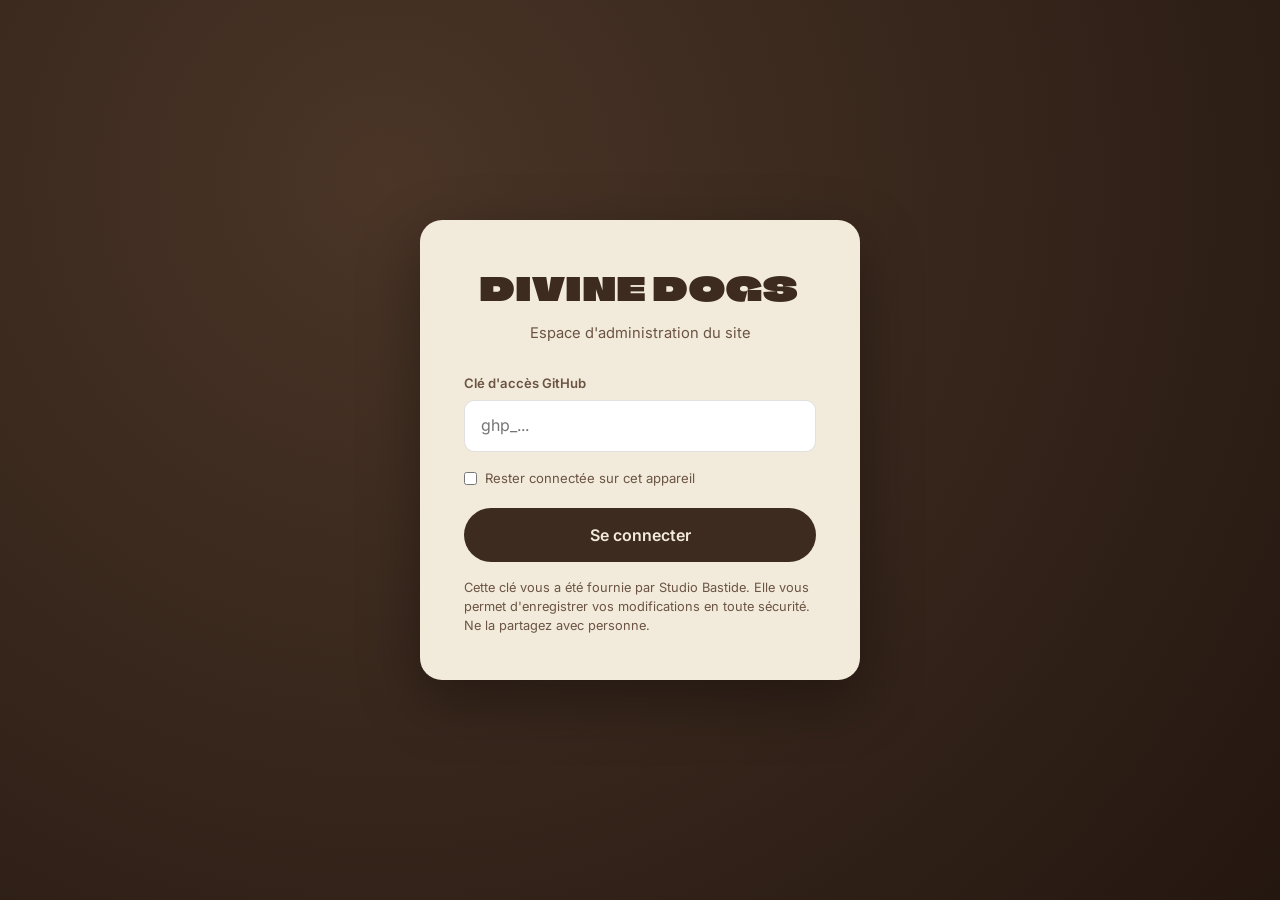
<file: admin/index.html>
<!DOCTYPE html>
<html lang="fr">
<head>
<meta charset="UTF-8">
<meta name="viewport" content="width=device-width, initial-scale=1.0">
<title>Admin — Divine Dogs</title>
<meta name="robots" content="noindex, nofollow">
<link rel="icon" type="image/svg+xml" href="../assets/icons/favicon.svg">
<link rel="preconnect" href="https://fonts.googleapis.com">
<link rel="preconnect" href="https://fonts.gstatic.com" crossorigin>
<link href="https://fonts.googleapis.com/css2?family=Climate+Crisis&family=Inter:wght@300;400;500;600;700&family=Zalando+Sans+SemiExpanded:wght@400;500&display=swap" rel="stylesheet">
<link rel="stylesheet" href="admin.css">
</head>
<body>

<!-- LOGIN -->
<div id="login" class="login-wrap">
  <div class="login-card">
    <div class="login-logo">Divine Dogs</div>
    <p class="login-sub">Espace d'administration du site</p>
    <form id="loginForm">
      <div id="loginError" class="login-error"></div>
      <label for="tokenInput">Clé d'accès GitHub</label>
      <input type="password" id="tokenInput" placeholder="ghp_..." autocomplete="off">
      <div class="remember">
        <input type="checkbox" id="rememberInput">
        <label for="rememberInput" style="margin:0;font-weight:400">Rester connectée sur cet appareil</label>
      </div>
      <button type="submit" id="loginBtn" class="btn-full">Se connecter</button>
      <p class="login-help">Cette clé vous a été fournie par Studio Bastide. Elle vous permet d'enregistrer vos modifications en toute sécurité. Ne la partagez avec personne.</p>
    </form>
  </div>
</div>

<!-- APP -->
<div id="app" class="hidden">
  <div class="topbar">
    <div class="topbar-logo">Divine Dogs</div>
    <div class="topbar-actions">
      <button id="langBtn" class="tb-btn"><span id="langLabel">FR</span></button>
      <a href="../index.html" target="_blank" rel="noopener" class="tb-btn"><span>Voir le site</span></a>
      <button id="logoutBtn" class="tb-btn"><span>Déconnexion</span></button>
      <button id="saveBtn" class="tb-btn tb-save"><span>Publier</span></button>
    </div>
  </div>
  <div class="layout">
    <aside id="sideNav" class="sidebar"></aside>
    <div id="editorWrap" class="editor-wrap">
      <div id="editor" class="editor"></div>
    </div>
  </div>
</div>

<div id="toasts"></div>

<script src="../assets/js/icons.js"></script>
<script src="admin-github.js"></script>
<script src="admin-ui.js"></script>
</body>
</html>
</file>
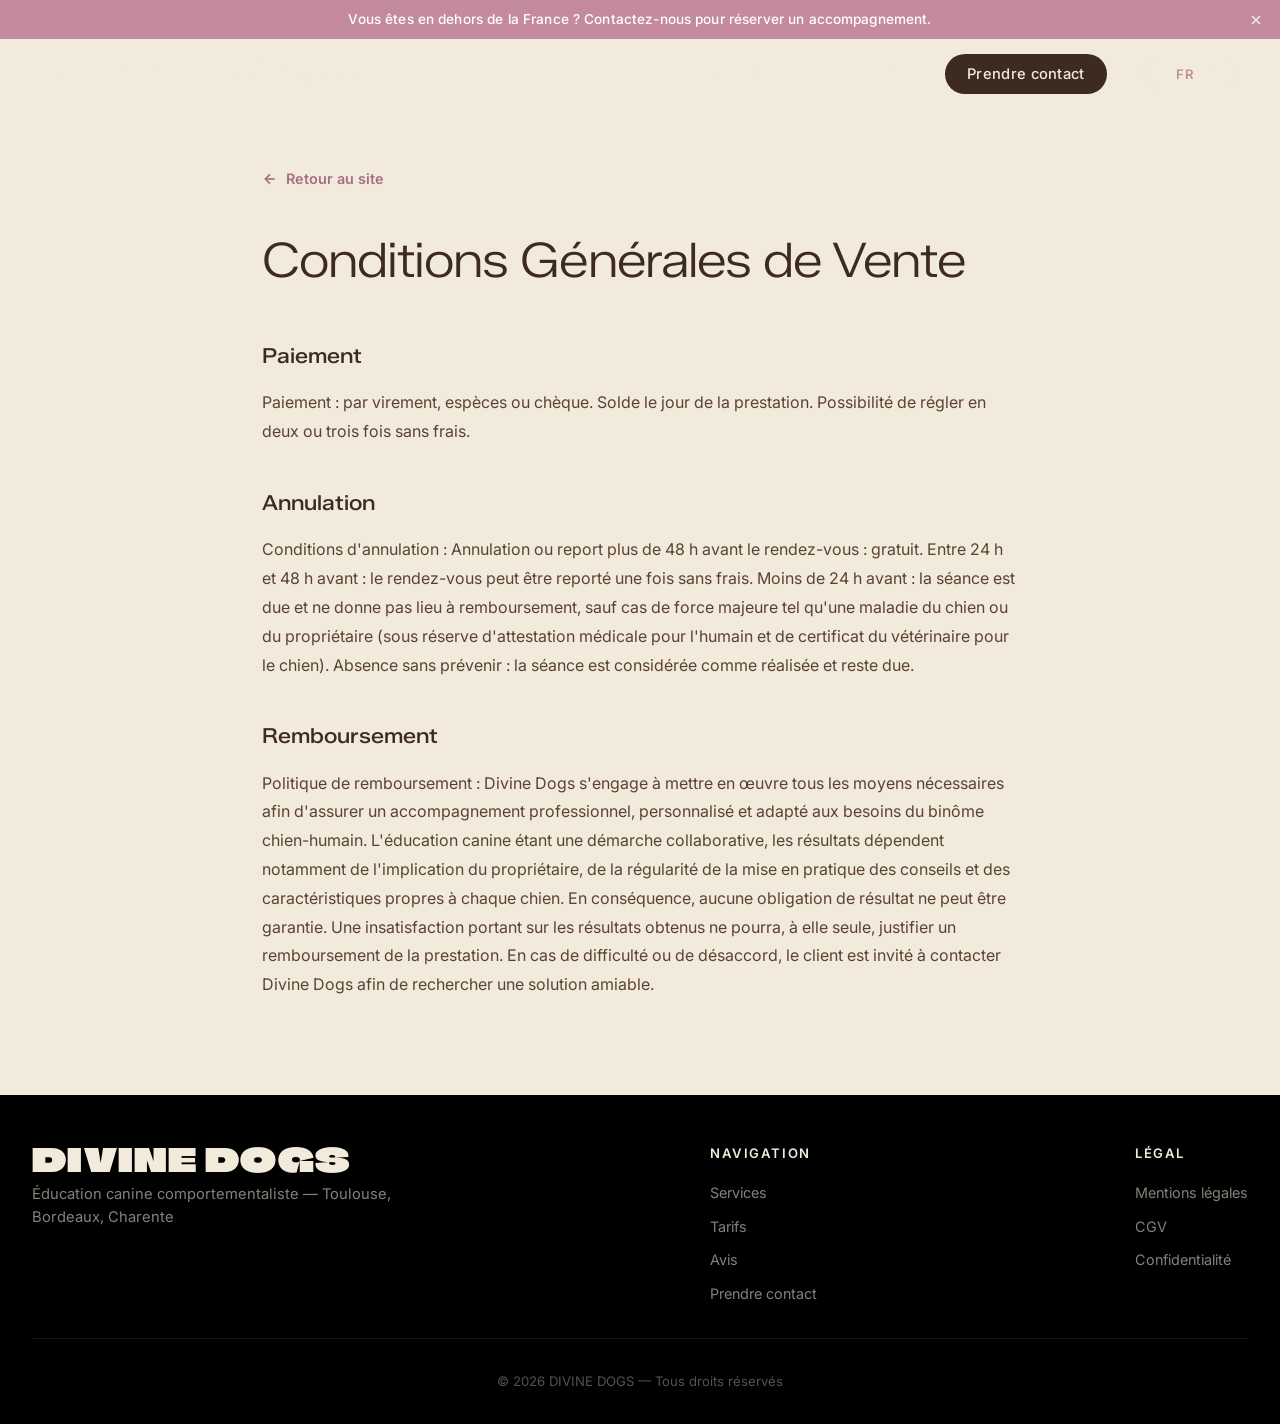
<file: cgv.html>
<!DOCTYPE html>
<html lang="fr">
<head>
<meta charset="UTF-8">
<meta name="viewport" content="width=device-width, initial-scale=1.0">
<title>Divine Dogs</title>
<meta name="robots" content="noindex">
<link rel="icon" type="image/svg+xml" href="assets/icons/favicon.svg">
<link rel="preconnect" href="https://fonts.googleapis.com">
<link rel="preconnect" href="https://fonts.gstatic.com" crossorigin>
<link href="https://fonts.googleapis.com/css2?family=Climate+Crisis&family=Inter:wght@300;400;500;600;700&family=Zalando+Sans+SemiExpanded:ital,wght@0,400;1,400&display=swap" rel="stylesheet">
<link rel="stylesheet" href="assets/css/style.css">
</head>
<body class="legal-page">
<div id="announce-slot"></div>
<nav id="nav"></nav>
<div class="legal-content" id="legal"></div>
<footer id="footer"></footer>
<div id="extras"></div>
<script src="assets/js/icons.js" defer></script>
<script src="assets/js/render.js" defer></script>
<script src="assets/js/main.js" defer></script>
<script defer>
document.addEventListener('DOMContentLoaded', async () => {
  const ready = () => window.DD_RENDER && window.DD_BEHAVIORS;
  while (!ready()) await new Promise(r => setTimeout(r, 30));
  const R = window.DD_RENDER, B = window.DD_BEHAVIORS;
  const data = await B.loadData();
  if (!data) return;
  window.DD_LANG = B.getStoredLang() || data.defaultLang || 'fr';
  const TYPE = 'cgv';

  function render() {
    R.meta(data);
    if (data.theme) R.theme(data.theme);
    const L = R.lang(data);
    const legal = (data.legal && data.legal[L]) || (data.legal && data.legal.fr) || {};
    const block = legal[TYPE] || {};
    document.getElementById('announce-slot').innerHTML = R.announce(data);
    document.getElementById('nav').innerHTML = R.nav(data, '');
    document.getElementById('footer').innerHTML = R.footer(data);
    document.getElementById('extras').innerHTML = R.backTop();

    let html = '<a href="index.html" class="legal-back">' + window.icon('arrowRight',16) + ' Retour au site</a>';
    html += '<h1>' + R.esc(block.title || '') + '</h1>';
    if (TYPE === 'mentions') {
      ['editor','director','host','contact'].forEach(k => { if (block[k]) html += '<p>' + R.esc(block[k]) + '</p>'; });
    } else if (TYPE === 'cgv') {
      if (block.payment) { html += '<h2>Paiement</h2><p>' + R.esc(block.payment) + '</p>'; }
      if (block.cancellation) { html += '<h2>Annulation</h2><p>' + R.esc(block.cancellation) + '</p>'; }
      if (block.refund) { html += '<h2>Remboursement</h2><p>' + R.esc(block.refund) + '</p>'; }
    } else {
      if (block.body) html += '<p>' + R.esc(block.body) + '</p>';
    }
    document.getElementById('legal').innerHTML = html;
    document.title = (block.title || 'Divine Dogs') + ' — Divine Dogs';
    requestAnimationFrame(() => B.attachCommon(data, { onLangChange: render }));
  }
  render();
});
</script>
</body>
</html>
</file>
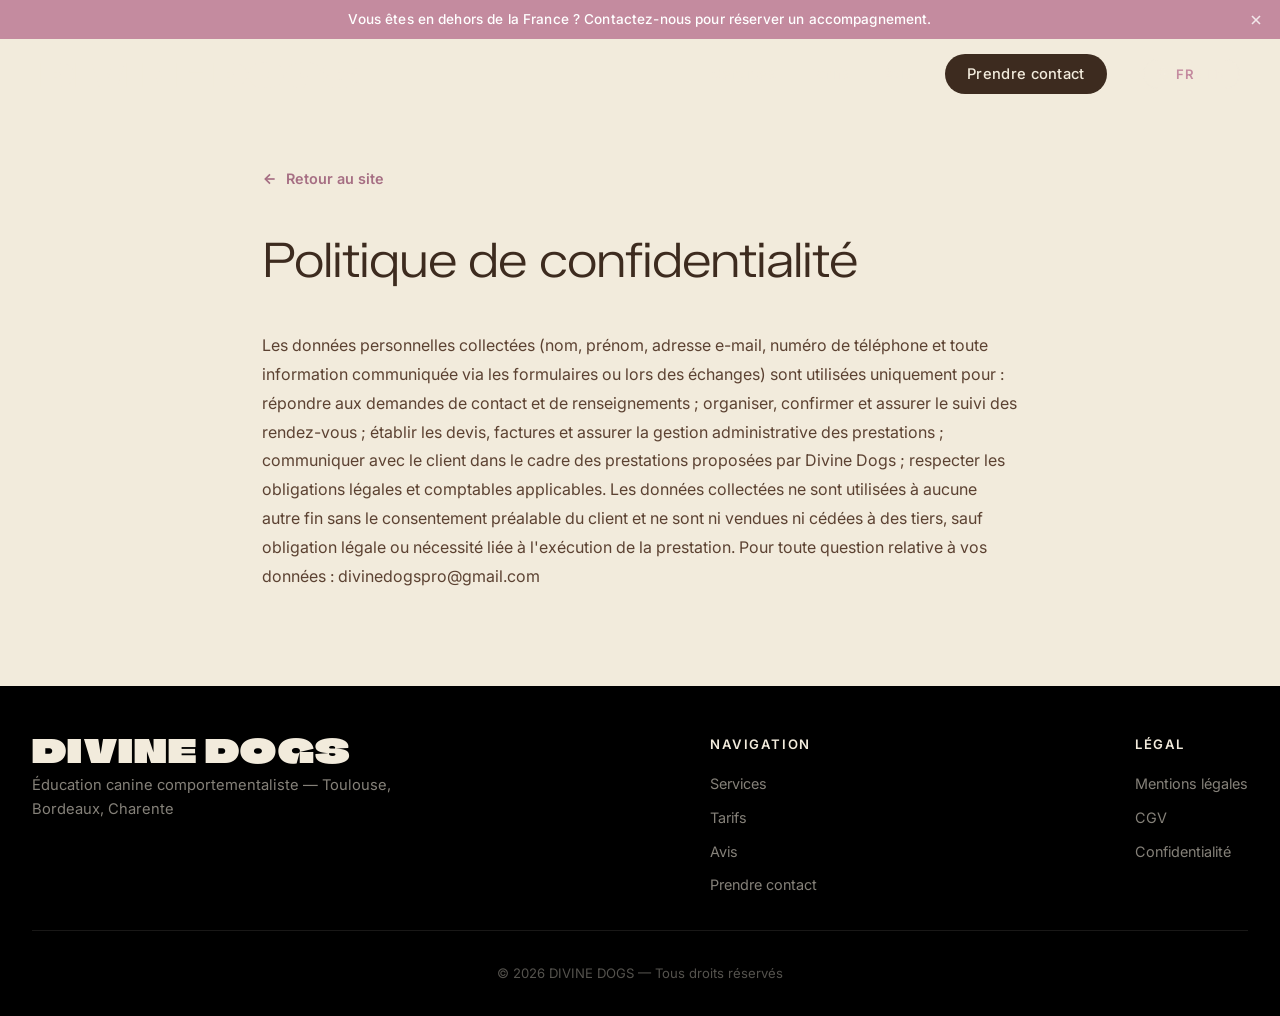
<file: confidentialite.html>
<!DOCTYPE html>
<html lang="fr">
<head>
<meta charset="UTF-8">
<meta name="viewport" content="width=device-width, initial-scale=1.0">
<title>Divine Dogs</title>
<meta name="robots" content="noindex">
<link rel="icon" type="image/svg+xml" href="assets/icons/favicon.svg">
<link rel="preconnect" href="https://fonts.googleapis.com">
<link rel="preconnect" href="https://fonts.gstatic.com" crossorigin>
<link href="https://fonts.googleapis.com/css2?family=Climate+Crisis&family=Inter:wght@300;400;500;600;700&family=Zalando+Sans+SemiExpanded:ital,wght@0,400;1,400&display=swap" rel="stylesheet">
<link rel="stylesheet" href="assets/css/style.css">
</head>
<body class="legal-page">
<div id="announce-slot"></div>
<nav id="nav"></nav>
<div class="legal-content" id="legal"></div>
<footer id="footer"></footer>
<div id="extras"></div>
<script src="assets/js/icons.js" defer></script>
<script src="assets/js/render.js" defer></script>
<script src="assets/js/main.js" defer></script>
<script defer>
document.addEventListener('DOMContentLoaded', async () => {
  const ready = () => window.DD_RENDER && window.DD_BEHAVIORS;
  while (!ready()) await new Promise(r => setTimeout(r, 30));
  const R = window.DD_RENDER, B = window.DD_BEHAVIORS;
  const data = await B.loadData();
  if (!data) return;
  window.DD_LANG = B.getStoredLang() || data.defaultLang || 'fr';
  const TYPE = 'confidentialite';

  function render() {
    R.meta(data);
    if (data.theme) R.theme(data.theme);
    const L = R.lang(data);
    const legal = (data.legal && data.legal[L]) || (data.legal && data.legal.fr) || {};
    const block = legal[TYPE] || {};
    document.getElementById('announce-slot').innerHTML = R.announce(data);
    document.getElementById('nav').innerHTML = R.nav(data, '');
    document.getElementById('footer').innerHTML = R.footer(data);
    document.getElementById('extras').innerHTML = R.backTop();

    let html = '<a href="index.html" class="legal-back">' + window.icon('arrowRight',16) + ' Retour au site</a>';
    html += '<h1>' + R.esc(block.title || '') + '</h1>';
    if (TYPE === 'mentions') {
      ['editor','director','host','contact'].forEach(k => { if (block[k]) html += '<p>' + R.esc(block[k]) + '</p>'; });
    } else if (TYPE === 'cgv') {
      if (block.payment) { html += '<h2>Paiement</h2><p>' + R.esc(block.payment) + '</p>'; }
      if (block.cancellation) { html += '<h2>Annulation</h2><p>' + R.esc(block.cancellation) + '</p>'; }
      if (block.refund) { html += '<h2>Remboursement</h2><p>' + R.esc(block.refund) + '</p>'; }
    } else {
      if (block.body) html += '<p>' + R.esc(block.body) + '</p>';
    }
    document.getElementById('legal').innerHTML = html;
    document.title = (block.title || 'Divine Dogs') + ' — Divine Dogs';
    requestAnimationFrame(() => B.attachCommon(data, { onLangChange: render }));
  }
  render();
});
</script>
</body>
</html>
</file>
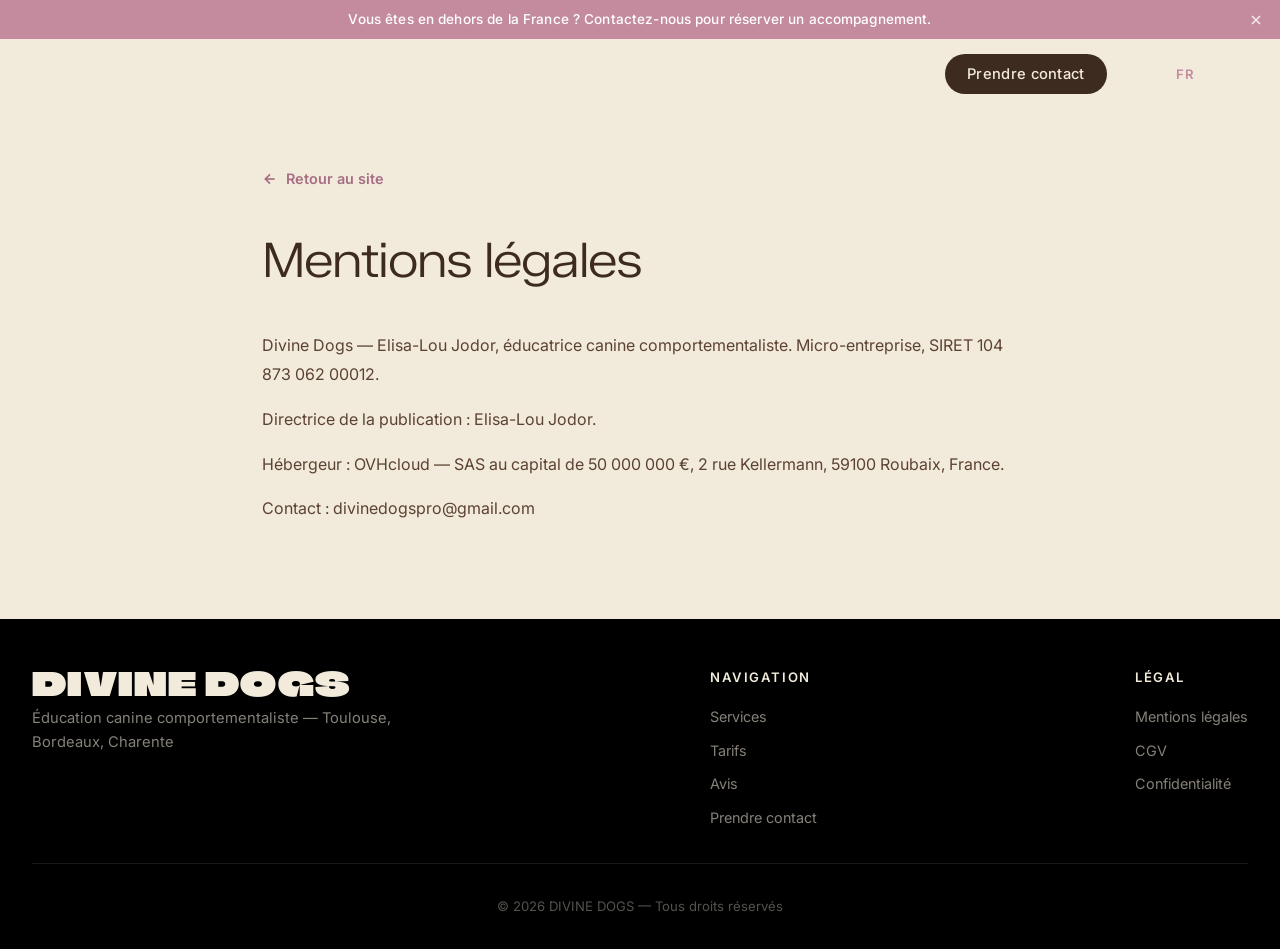
<file: mentions-legales.html>
<!DOCTYPE html>
<html lang="fr">
<head>
<meta charset="UTF-8">
<meta name="viewport" content="width=device-width, initial-scale=1.0">
<title>Divine Dogs</title>
<meta name="robots" content="noindex">
<link rel="icon" type="image/svg+xml" href="assets/icons/favicon.svg">
<link rel="preconnect" href="https://fonts.googleapis.com">
<link rel="preconnect" href="https://fonts.gstatic.com" crossorigin>
<link href="https://fonts.googleapis.com/css2?family=Climate+Crisis&family=Inter:wght@300;400;500;600;700&family=Zalando+Sans+SemiExpanded:ital,wght@0,400;1,400&display=swap" rel="stylesheet">
<link rel="stylesheet" href="assets/css/style.css">
</head>
<body class="legal-page">
<div id="announce-slot"></div>
<nav id="nav"></nav>
<div class="legal-content" id="legal"></div>
<footer id="footer"></footer>
<div id="extras"></div>
<script src="assets/js/icons.js" defer></script>
<script src="assets/js/render.js" defer></script>
<script src="assets/js/main.js" defer></script>
<script defer>
document.addEventListener('DOMContentLoaded', async () => {
  const ready = () => window.DD_RENDER && window.DD_BEHAVIORS;
  while (!ready()) await new Promise(r => setTimeout(r, 30));
  const R = window.DD_RENDER, B = window.DD_BEHAVIORS;
  const data = await B.loadData();
  if (!data) return;
  window.DD_LANG = B.getStoredLang() || data.defaultLang || 'fr';
  const TYPE = 'mentions';

  function render() {
    R.meta(data);
    if (data.theme) R.theme(data.theme);
    const L = R.lang(data);
    const legal = (data.legal && data.legal[L]) || (data.legal && data.legal.fr) || {};
    const block = legal[TYPE] || {};
    document.getElementById('announce-slot').innerHTML = R.announce(data);
    document.getElementById('nav').innerHTML = R.nav(data, '');
    document.getElementById('footer').innerHTML = R.footer(data);
    document.getElementById('extras').innerHTML = R.backTop();

    let html = '<a href="index.html" class="legal-back">' + window.icon('arrowRight',16) + ' Retour au site</a>';
    html += '<h1>' + R.esc(block.title || '') + '</h1>';
    if (TYPE === 'mentions') {
      ['editor','director','host','contact'].forEach(k => { if (block[k]) html += '<p>' + R.esc(block[k]) + '</p>'; });
    } else if (TYPE === 'cgv') {
      if (block.payment) { html += '<h2>Paiement</h2><p>' + R.esc(block.payment) + '</p>'; }
      if (block.cancellation) { html += '<h2>Annulation</h2><p>' + R.esc(block.cancellation) + '</p>'; }
      if (block.refund) { html += '<h2>Remboursement</h2><p>' + R.esc(block.refund) + '</p>'; }
    } else {
      if (block.body) html += '<p>' + R.esc(block.body) + '</p>';
    }
    document.getElementById('legal').innerHTML = html;
    document.title = (block.title || 'Divine Dogs') + ' — Divine Dogs';
    requestAnimationFrame(() => B.attachCommon(data, { onLangChange: render }));
  }
  render();
});
</script>
</body>
</html>
</file>
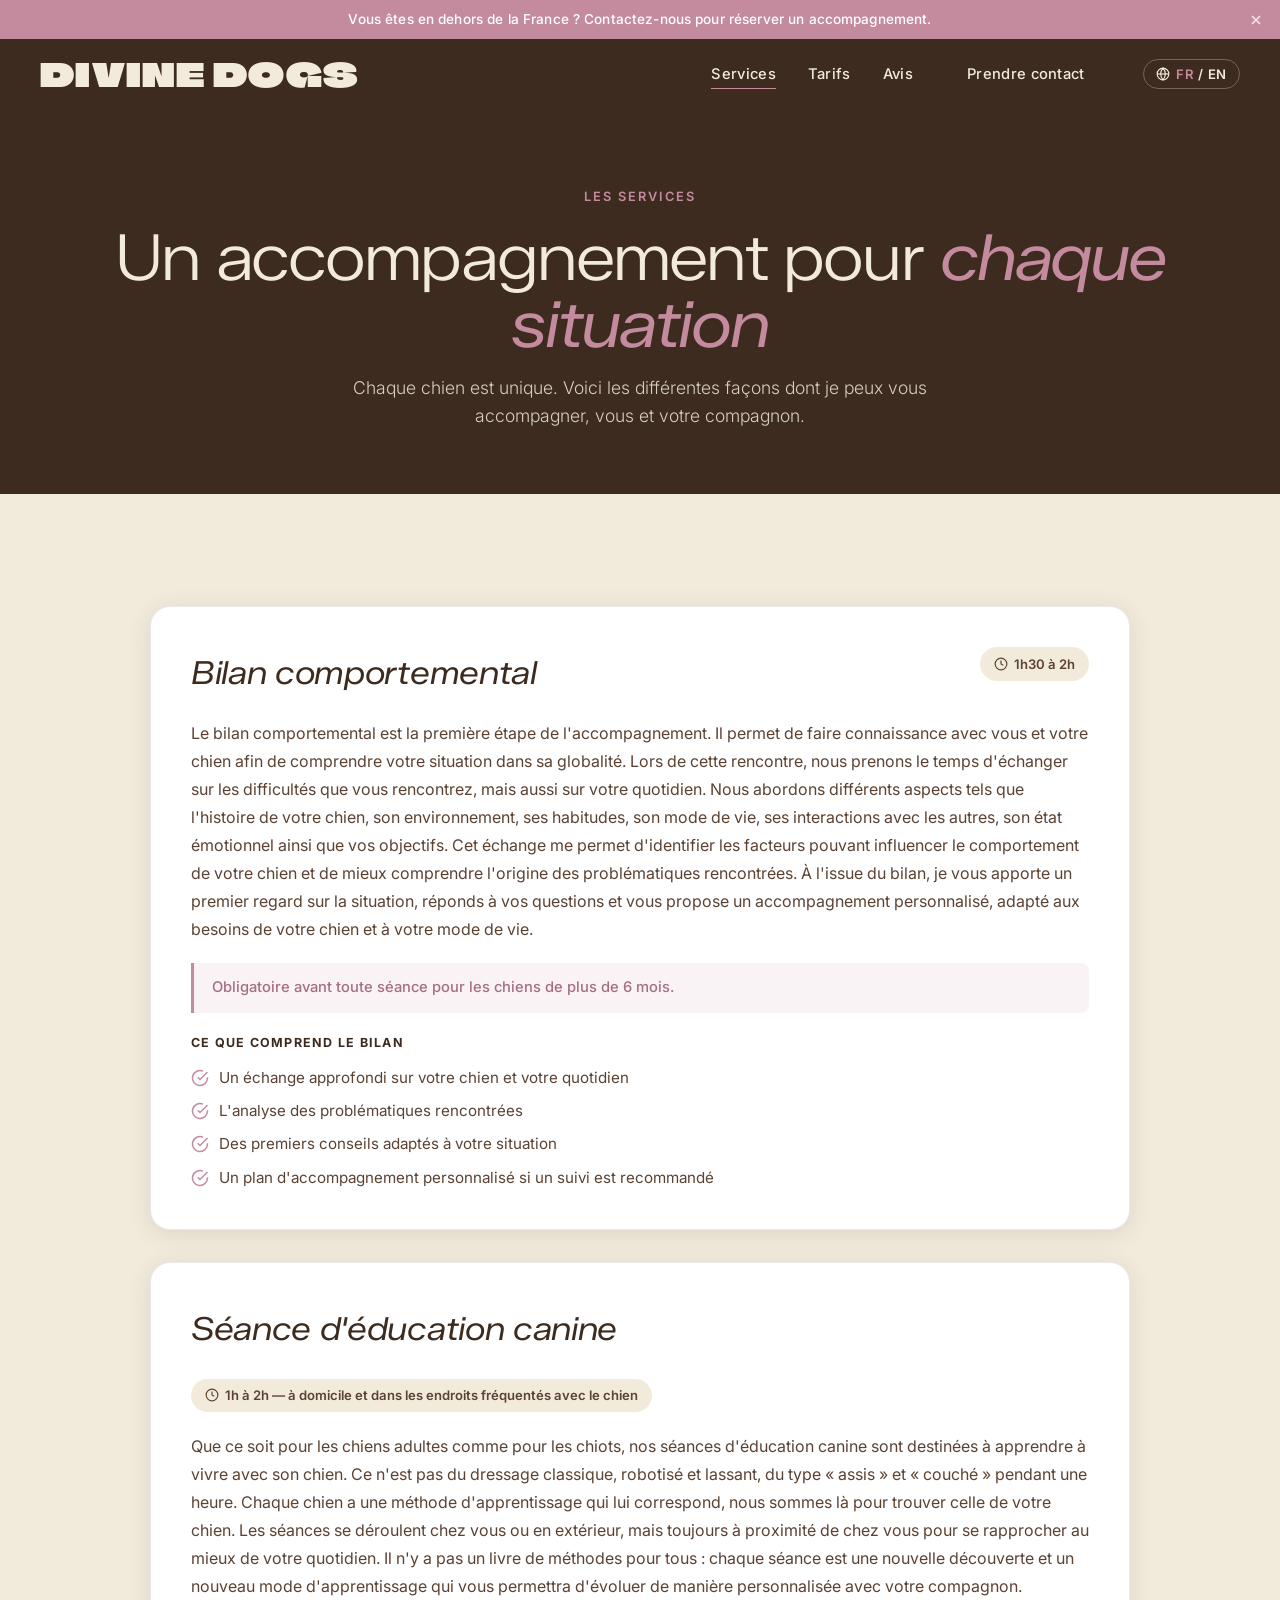
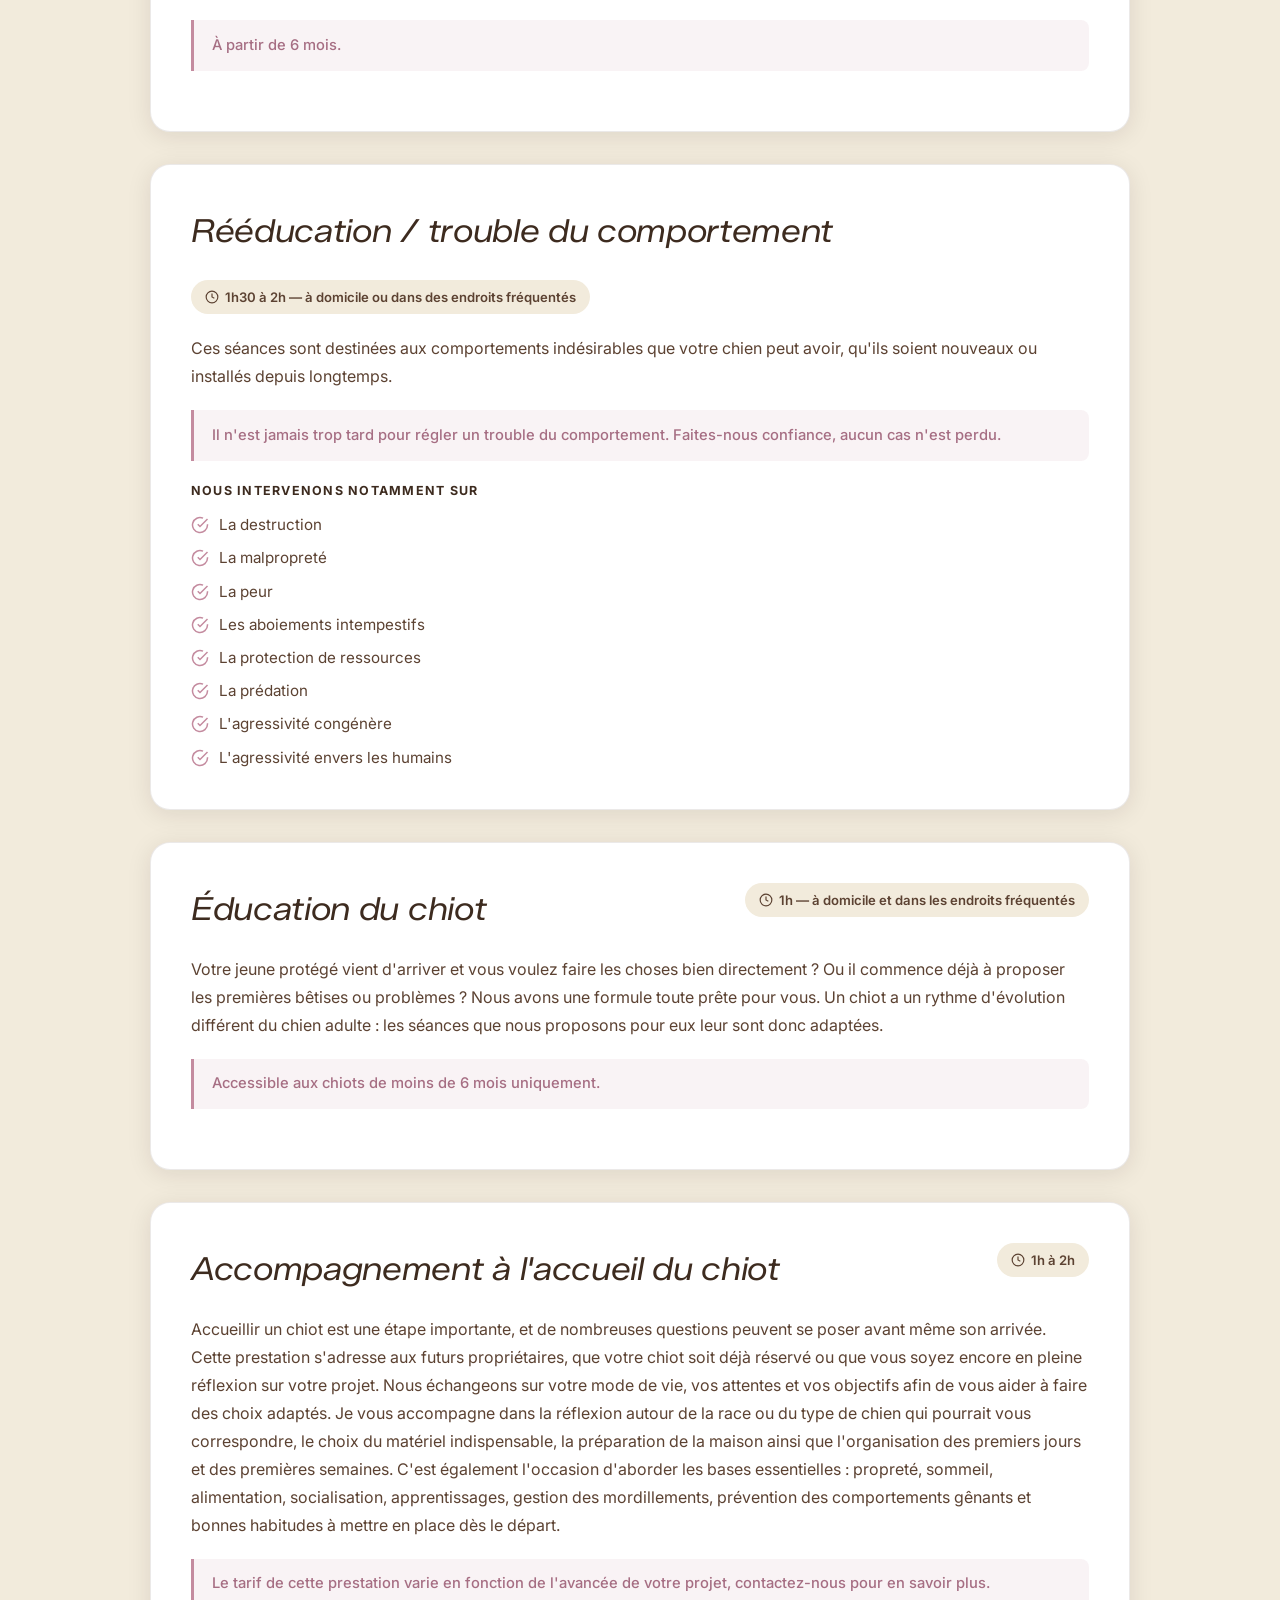
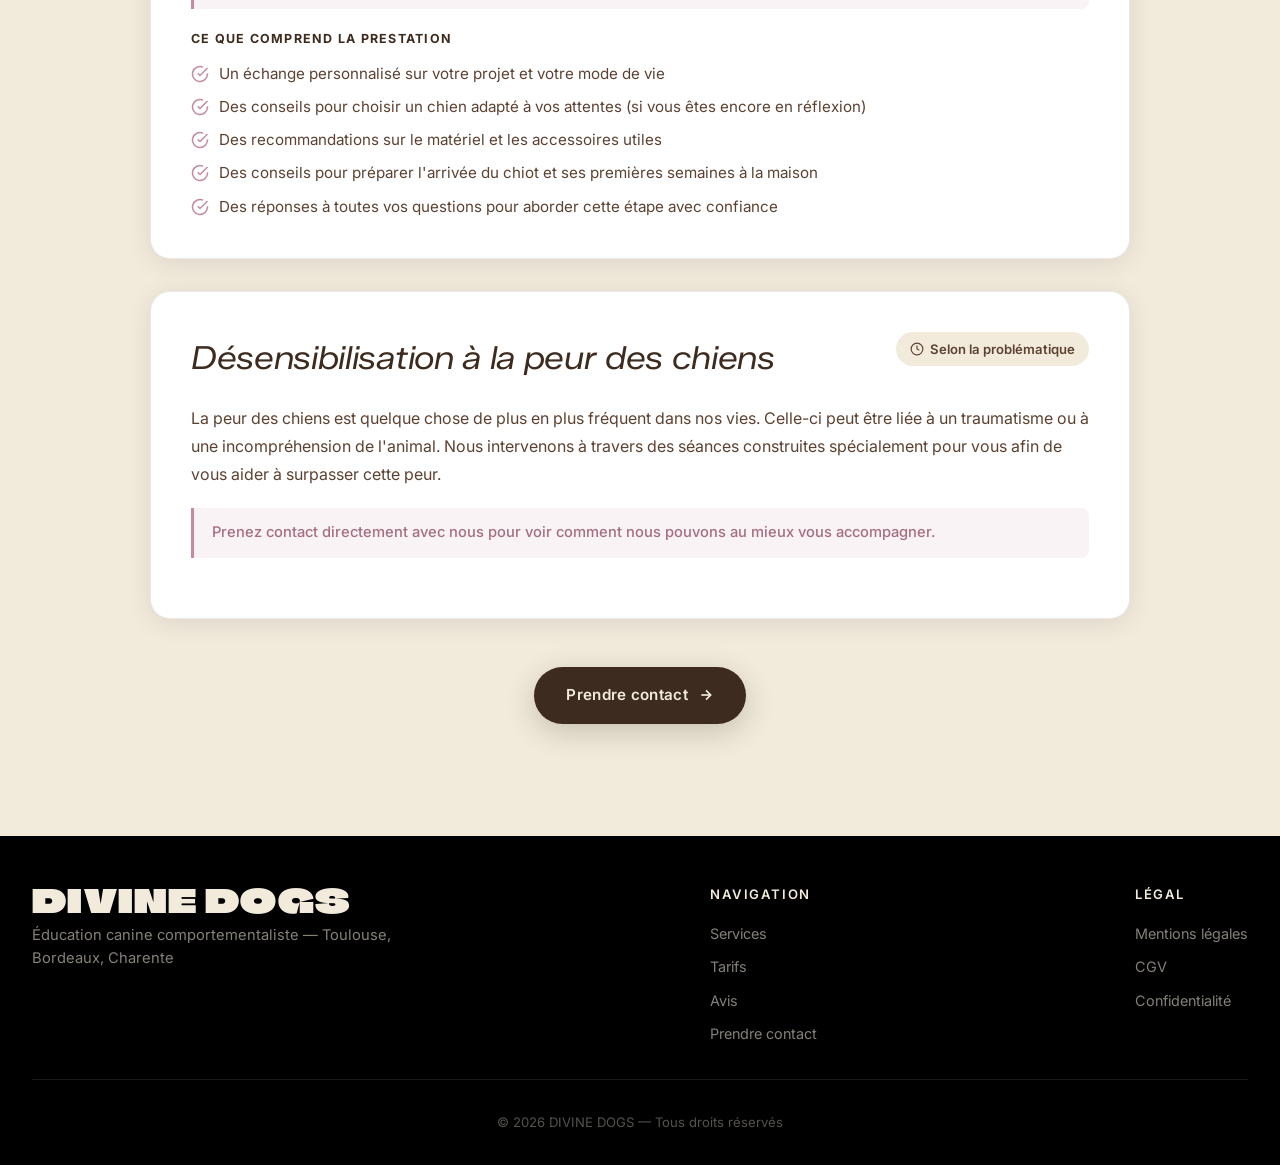
<file: services.html>
<!DOCTYPE html>
<html lang="fr">
<head>
<meta charset="UTF-8">
<meta name="viewport" content="width=device-width, initial-scale=1.0">
<title>Services — DIVINE DOGS</title>
<meta name="description" content="Les services d'éducation et de rééducation canine de Divine Dogs : bilan comportemental, éducation, troubles du comportement, chiot, désensibilisation.">
<link rel="icon" type="image/svg+xml" href="assets/icons/favicon.svg">
<link rel="preconnect" href="https://fonts.googleapis.com">
<link rel="preconnect" href="https://fonts.gstatic.com" crossorigin>
<link href="https://fonts.googleapis.com/css2?family=Climate+Crisis&family=Inter:wght@300;400;500;600;700&family=Zalando+Sans+SemiExpanded:ital,wght@0,300;0,400;0,500;1,300;1,400&display=swap" rel="stylesheet">
<link rel="stylesheet" href="assets/css/style.css">
</head>
<body>
<div id="loading" class="loading-state"><div class="spinner"></div><p>DIVINE DOGS</p></div>
<div id="announce-slot"></div>
<nav id="nav"></nav>
<main id="main"></main>
<footer id="footer"></footer>
<div id="extras"></div>

<script src="assets/js/icons.js" defer></script>
<script src="assets/js/render.js" defer></script>
<script src="assets/js/main.js" defer></script>
<script defer>
document.addEventListener('DOMContentLoaded', async () => {
  // Attendre que render.js et behaviors soient prêts
  const ready = () => window.DD_RENDER && window.DD_BEHAVIORS;
  while (!ready()) await new Promise(r => setTimeout(r, 30));

  const R = window.DD_RENDER, B = window.DD_BEHAVIORS;
  const data = await B.loadData();
  if (!data) return;
  window.DD_LANG = B.getStoredLang() || data.defaultLang || 'fr';
  window.DD_DATA = data;

  function render() {
    R.meta(data);
    if (data.theme) R.theme(data.theme);
    const L = R.lang(data);
    const sp = (data.servicesPage && data.servicesPage[L]) || (data.servicesPage && data.servicesPage.fr) || {};
    const contact = R.lang(data, 'nav').links?.find(x => x.id === 'contact');

    document.getElementById('announce-slot').innerHTML = R.announce(data);
    document.getElementById('nav').innerHTML = R.nav(data, 'services');
    document.getElementById('footer').innerHTML = R.footer(data);
    document.getElementById('extras').innerHTML = R.backTop();

    const items = (sp.items || []).map(s => `
      <article class="service-card reveal">
        <div class="service-head">
          <h2 class="service-name">${R.esc(s.name)}</h2>
          <div class="service-meta">
            ${s.duration ? `<span class="service-duration">${window.icon('clock', 14)} ${R.esc(s.duration)}</span>` : ''}
          </div>
        </div>
        <p class="service-text">${R.esc(s.text)}</p>
        ${s.note ? `<div class="service-note">${R.esc(s.note)}</div>` : ''}
        ${(s.includes && s.includes.length) ? `
          ${s.includesTitle ? `<div class="service-includes-title">${R.esc(s.includesTitle)}</div>` : ''}
          <ul class="service-includes">
            ${s.includes.map(i => `<li>${window.icon('checkCircle', 18)} <span>${R.esc(i)}</span></li>`).join('')}
          </ul>` : ''}
      </article>`).join('');

    document.getElementById('main').innerHTML = `
      <section class="subhero">
        <span class="section-eyebrow">${R.esc(sp.eyebrow || '')}</span>
        <h1>${R.highlightWords(sp.title || '', sp.highlights || [])}</h1>
        ${sp.intro ? `<p>${R.esc(sp.intro)}</p>` : ''}
      </section>
      <section class="section">
        <div class="services-list">${items}</div>
        ${contact ? `<div class="services-cta"><a href="${R.esc(contact.anchor)}" class="btn btn-primary">${R.esc(sp.ctaLabel || contact.label)} ${window.icon('arrowRight', 16)}</a></div>` : ''}
      </section>`;

    requestAnimationFrame(() => B.attachCommon(data, { onLangChange: render }));
  }

  render();
  requestAnimationFrame(() => B.hideLoading());
});
</script>
</body>
</html>
</file>
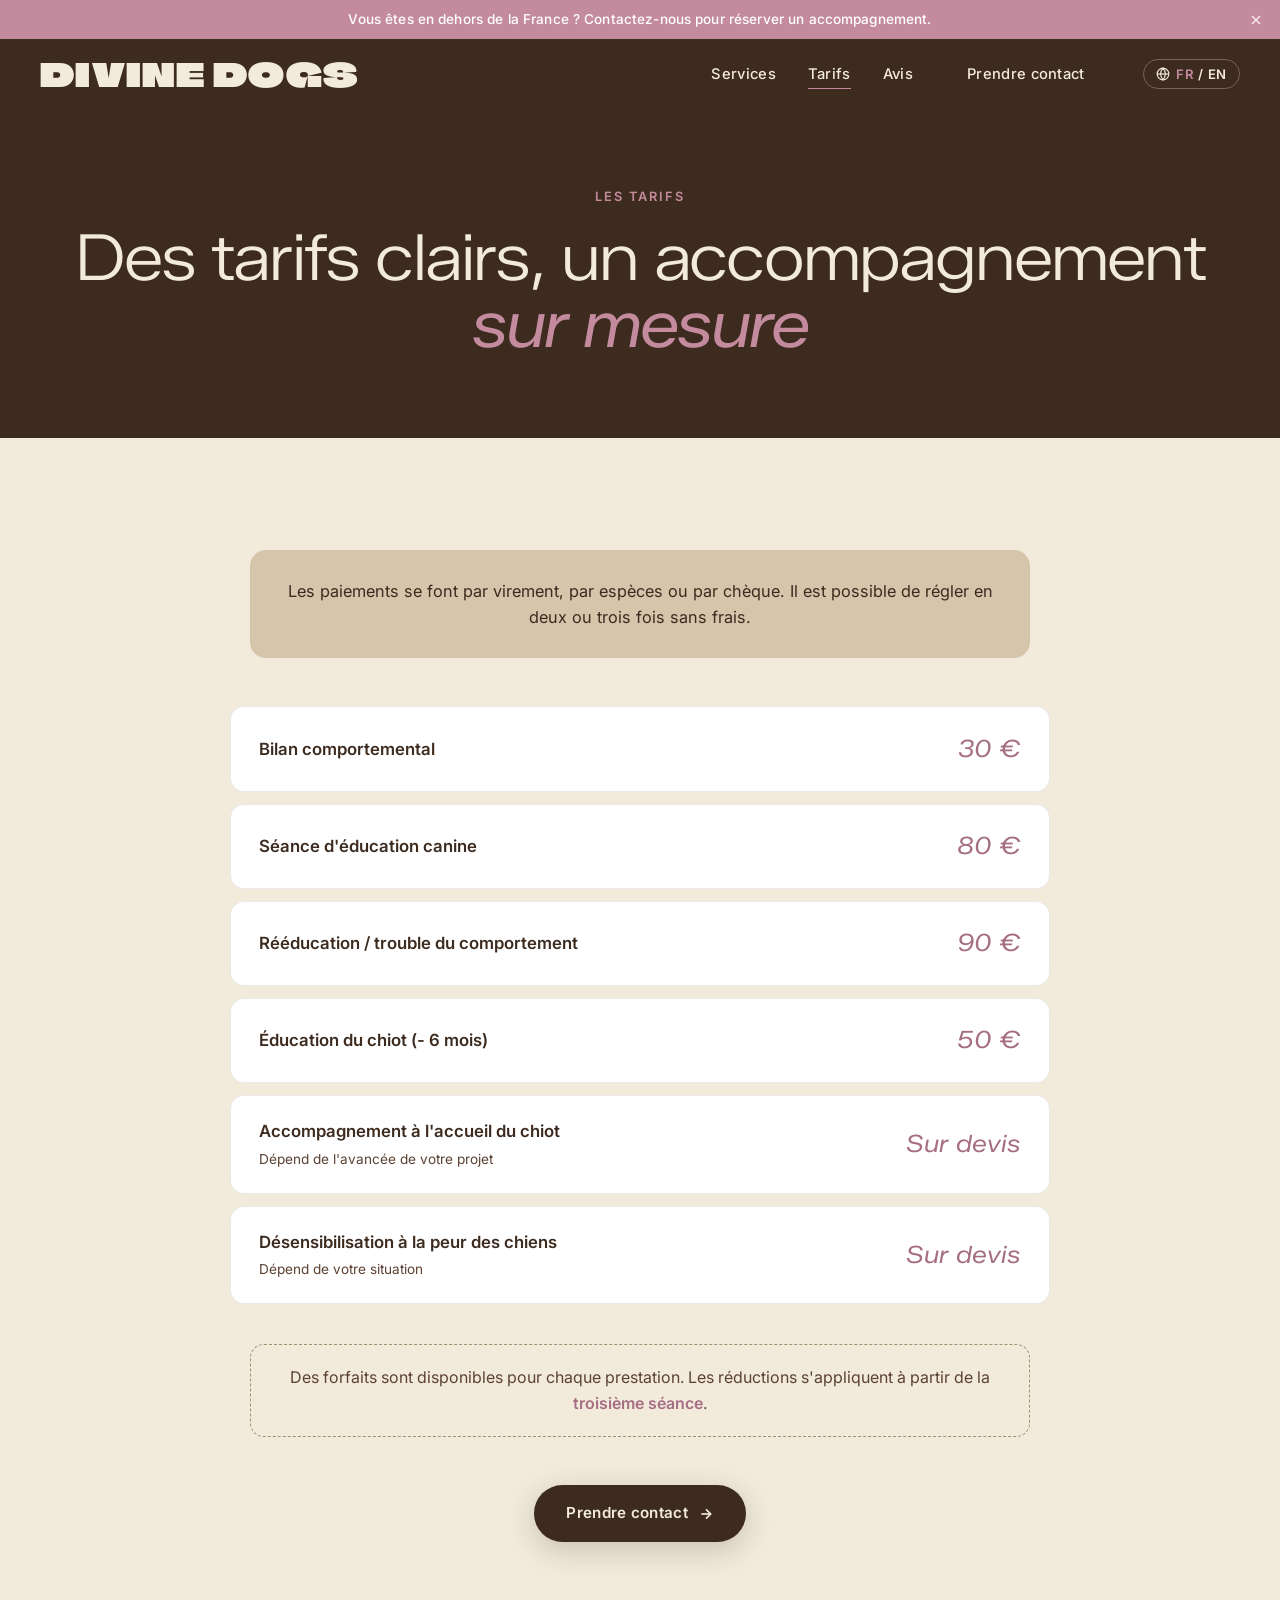
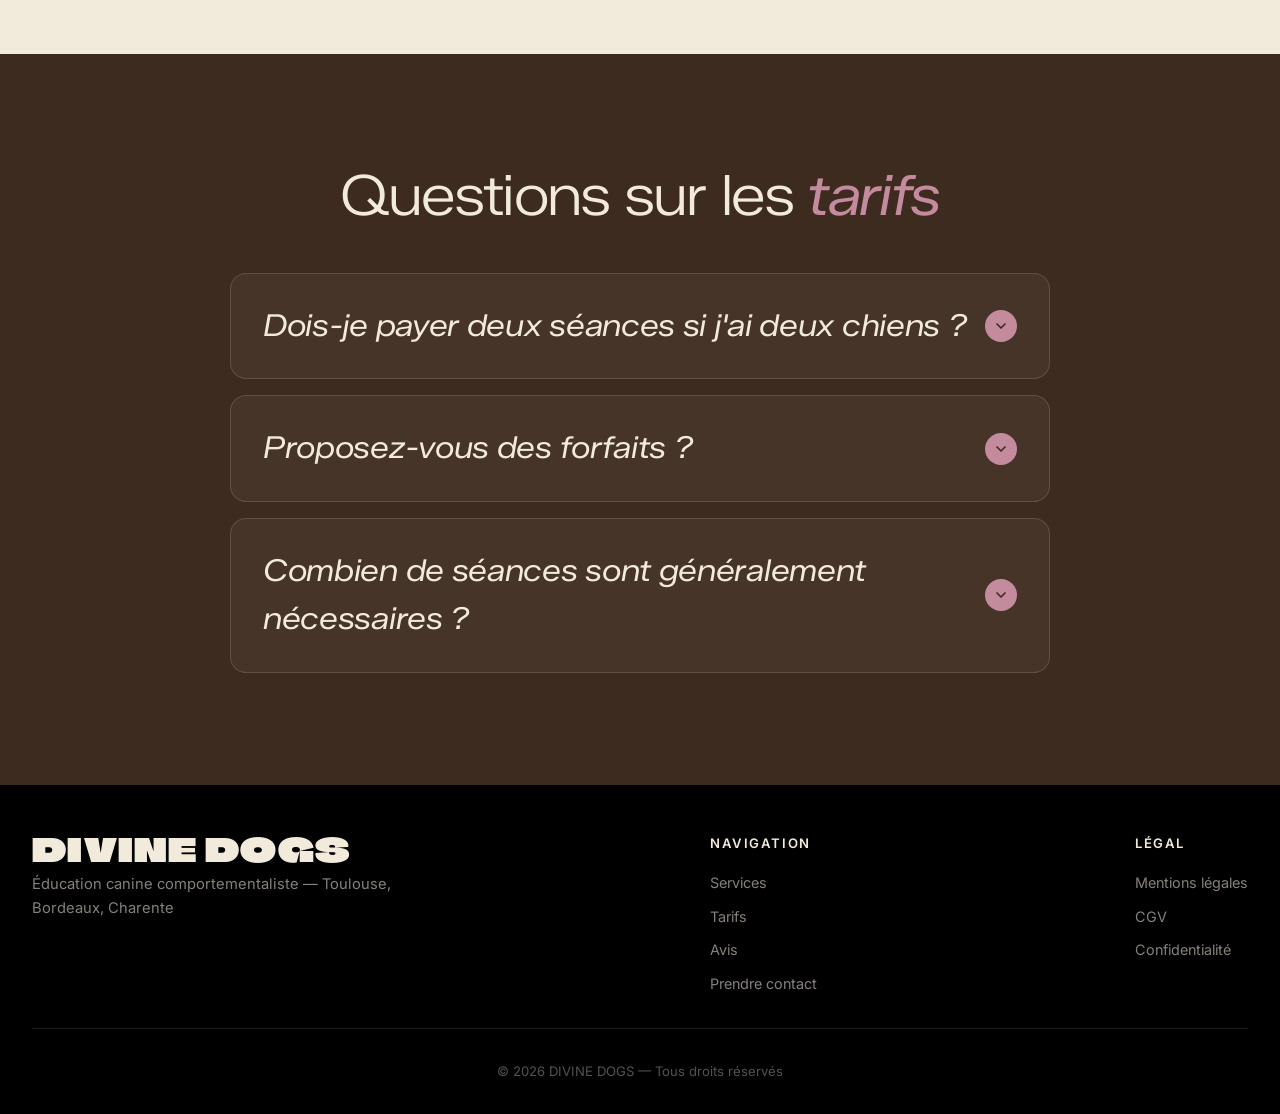
<file: tarifs.html>
<!DOCTYPE html>
<html lang="fr">
<head>
<meta charset="UTF-8">
<meta name="viewport" content="width=device-width, initial-scale=1.0">
<title>Tarifs — DIVINE DOGS</title>
<meta name="description" content="Les tarifs de Divine Dogs : bilan comportemental, séances d'éducation, rééducation, chiot. Paiement en plusieurs fois sans frais. Questions fréquentes.">
<link rel="icon" type="image/svg+xml" href="assets/icons/favicon.svg">
<link rel="preconnect" href="https://fonts.googleapis.com">
<link rel="preconnect" href="https://fonts.gstatic.com" crossorigin>
<link href="https://fonts.googleapis.com/css2?family=Climate+Crisis&family=Inter:wght@300;400;500;600;700&family=Zalando+Sans+SemiExpanded:ital,wght@0,300;0,400;0,500;1,300;1,400&display=swap" rel="stylesheet">
<link rel="stylesheet" href="assets/css/style.css">
</head>
<body>
<div id="loading" class="loading-state"><div class="spinner"></div><p>DIVINE DOGS</p></div>
<div id="announce-slot"></div>
<nav id="nav"></nav>
<main id="main"></main>
<footer id="footer"></footer>
<div id="extras"></div>

<script src="assets/js/icons.js" defer></script>
<script src="assets/js/render.js" defer></script>
<script src="assets/js/main.js" defer></script>
<script defer>
document.addEventListener('DOMContentLoaded', async () => {
  const ready = () => window.DD_RENDER && window.DD_BEHAVIORS;
  while (!ready()) await new Promise(r => setTimeout(r, 30));

  const R = window.DD_RENDER, B = window.DD_BEHAVIORS;
  const data = await B.loadData();
  if (!data) return;
  window.DD_LANG = B.getStoredLang() || data.defaultLang || 'fr';
  window.DD_DATA = data;

  function render() {
    R.meta(data);
    if (data.theme) R.theme(data.theme);
    const L = R.lang(data);
    const tp = (data.tarifsPage && data.tarifsPage[L]) || (data.tarifsPage && data.tarifsPage.fr) || {};
    const contact = R.lang(data, 'nav').links?.find(x => x.id === 'contact');

    document.getElementById('announce-slot').innerHTML = R.announce(data);
    document.getElementById('nav').innerHTML = R.nav(data, 'tarifs');
    document.getElementById('footer').innerHTML = R.footer(data);
    document.getElementById('extras').innerHTML = R.backTop();

    const rows = (tp.grid || []).map(t => `
      <div class="tarif-row reveal">
        <div class="tarif-info">
          <div class="tarif-name">${R.esc(t.name)}</div>
          ${t.note ? `<div class="tarif-note">${R.esc(t.note)}</div>` : ''}
        </div>
        <div class="tarif-price">${R.esc(t.price)}</div>
      </div>`).join('');

    const faq = (tp.faq || []).map((item, i) => `
      <div class="accordion" id="faq${i}">
        <div class="accordion-header" onclick="document.getElementById('faq${i}').classList.toggle('open')">
          <h2 class="accordion-title">${R.esc(item.q)}</h2>
          <span class="accordion-icon">${window.icon('chevronDown', 16)}</span>
        </div>
        <div class="accordion-body"><div class="accordion-content">
          <p>${R.highlightWords(item.a, item.aHighlights || [])}</p>
        </div></div>
      </div>`).join('');

    document.getElementById('main').innerHTML = `
      <section class="subhero">
        <span class="section-eyebrow">${R.esc(tp.eyebrow || '')}</span>
        <h1>${R.highlightWords(tp.title || '', tp.highlights || [])}</h1>
      </section>
      <section class="section">
        ${tp.paymentInfo ? `<div class="tarifs-payment reveal">${R.esc(tp.paymentInfo)}</div>` : ''}
        <div class="tarifs-grid">${rows}</div>
        ${tp.forfaits ? `<div class="tarifs-forfaits reveal">${R.highlightWords(tp.forfaits, tp.forfaitsHighlights || [])}</div>` : ''}
        ${contact ? `<div class="services-cta"><a href="${R.esc(contact.anchor)}" class="btn btn-primary">${R.esc(contact.label)} ${window.icon('arrowRight', 16)}</a></div>` : ''}
      </section>
      <section class="section tarifs-faq">
        <div class="container">
          <div class="testimonials-header reveal" style="text-align:center;margin-bottom:2rem">
            <h2 class="section-title">${R.highlightWords(tp.faqTitle || 'Questions sur les tarifs', tp.faqHighlights || [])}</h2>
          </div>
          <div class="faq-list">${faq}</div>
        </div>
      </section>`;

    requestAnimationFrame(() => B.attachCommon(data, { onLangChange: render }));
  }

  render();
  requestAnimationFrame(() => B.hideLoading());
});
</script>
</body>
</html>
</file>
<file: admin/admin.css>
/* ==========================================================================
   Divine Dogs — Admin · Styles
   ========================================================================== */
:root {
  --espresso: #3D2B1F; --espresso-deep: #241710; --cream: #F2EBDC;
  --hazelnut: #BBA98A; --hazelnut-soft: #D4C5AB; --rose: #C48B9F; --rose-deep: #A66E83;
  --ink: #3D2B1F; --ink-soft: #6b5443; --line: rgba(61,43,31,.14);
  --font-logo: 'Climate Crisis', sans-serif; --font-body: 'Inter', sans-serif; --font-display: 'Zalando Sans SemiExpanded', 'Inter', sans-serif;
}
* { margin: 0; padding: 0; box-sizing: border-box; }
body { font-family: var(--font-body); background: var(--cream); color: var(--ink); line-height: 1.55; -webkit-font-smoothing: antialiased; }
.hidden { display: none !important; }
a { color: var(--rose-deep); }
code { background: rgba(61,43,31,.08); padding: 1px 5px; border-radius: 4px; font-size: .85em; }

/* ---- LOGIN ---- */
.login-wrap { min-height: 100vh; display: flex; align-items: center; justify-content: center; padding: 2rem; background: radial-gradient(circle at 30% 20%, #4a3527, var(--espresso-deep)); }
.login-card { background: var(--cream); border-radius: 22px; padding: 2.75rem; max-width: 440px; width: 100%; box-shadow: 0 20px 60px rgba(0,0,0,.35); }
.login-logo { font-family: var(--font-logo); font-size: 2rem; text-transform: uppercase; letter-spacing: .04em; color: var(--espresso); text-align: center; margin-bottom: .5rem; }
.login-sub { text-align: center; color: var(--ink-soft); font-size: .92rem; margin-bottom: 1.75rem; }
.login-card label { display: block; font-size: .82rem; font-weight: 600; margin-bottom: .4rem; color: var(--ink-soft); }
.login-card input[type=password], .login-card input[type=text] { width: 100%; padding: .8rem 1rem; border: 1.5px solid var(--line); border-radius: 10px; font: inherit; background: white; margin-bottom: 1rem; }
.login-card input:focus { outline: none; border-color: var(--rose); box-shadow: 0 0 0 3px rgba(196,139,159,.15); }
.remember { display: flex; align-items: center; gap: .5rem; font-size: .85rem; color: var(--ink-soft); margin-bottom: 1.25rem; }
.remember input { width: auto; margin: 0; }
.login-help { font-size: .8rem; color: var(--ink-soft); margin-top: 1rem; line-height: 1.5; }
.login-help a { font-weight: 600; }
.login-error { display: none; background: #fbe9e9; color: #a12b2b; padding: .7rem 1rem; border-radius: 8px; font-size: .85rem; margin-bottom: 1rem; }
.login-error.show { display: block; }
.btn-full { width: 100%; padding: .9rem; background: var(--espresso); color: var(--cream); border: none; border-radius: 100px; font: inherit; font-weight: 600; cursor: pointer; transition: background .25s; }
.btn-full:hover { background: var(--espresso-deep); }
.btn-full:disabled { opacity: .6; cursor: default; }

/* ---- APP LAYOUT ---- */
.topbar { position: sticky; top: 0; z-index: 20; background: var(--espresso); color: var(--cream); display: flex; align-items: center; justify-content: space-between; padding: .85rem 1.5rem; box-shadow: 0 2px 12px rgba(0,0,0,.15); }
.topbar-logo { font-family: var(--font-logo); font-size: 1.25rem; text-transform: uppercase; letter-spacing: .04em; }
.topbar-actions { display: flex; align-items: center; gap: .6rem; }
.tb-btn { display: inline-flex; align-items: center; gap: .4rem; background: rgba(242,235,220,.12); color: var(--cream); border: 1px solid rgba(242,235,220,.2); padding: .5rem .9rem; border-radius: 100px; font: inherit; font-size: .85rem; font-weight: 500; cursor: pointer; transition: all .2s; text-decoration: none; }
.tb-btn:hover { background: rgba(242,235,220,.2); }
.tb-btn svg { width: 15px; height: 15px; }
.tb-save { background: var(--rose); border-color: var(--rose); color: white; font-weight: 600; }
.tb-save:hover { background: var(--rose-deep); }
.tb-save.pulse { animation: pulse 1.5s infinite; }
@keyframes pulse { 0%,100% { box-shadow: 0 0 0 0 rgba(196,139,159,.5); } 50% { box-shadow: 0 0 0 6px rgba(196,139,159,0); } }
.tb-save.loading { opacity: .6; pointer-events: none; }

.layout { display: grid; grid-template-columns: 260px 1fr; min-height: calc(100vh - 56px); }
.sidebar { background: white; border-right: 1px solid var(--line); padding: 1rem .75rem; overflow-y: auto; }
.side-item { width: 100%; display: flex; align-items: center; gap: .65rem; padding: .7rem .85rem; border: none; background: none; border-radius: 10px; font: inherit; font-size: .9rem; color: var(--ink-soft); cursor: pointer; text-align: left; margin-bottom: 2px; transition: all .18s; }
.side-item svg { width: 16px; height: 16px; flex-shrink: 0; opacity: .7; }
.side-item:hover { background: var(--cream); color: var(--espresso); }
.side-item.active { background: var(--espresso); color: var(--cream); font-weight: 600; }
.side-item.active svg { opacity: 1; }

.editor-wrap { overflow-y: auto; }
.editor { max-width: 760px; margin: 0 auto; padding: 2rem 2rem 5rem; }

/* ---- FIELDS ---- */
.group { background: white; border: 1px solid var(--line); border-radius: 16px; padding: 1.5rem; margin-bottom: 1.5rem; }
.group-title { font-family: var(--font-display); font-weight: 500; font-size: 1.15rem; color: var(--espresso); margin-bottom: .35rem; }
.group-note { font-size: .84rem; color: var(--ink-soft); margin-bottom: 1rem; }
.field { margin-bottom: 1.1rem; }
.field:last-child { margin-bottom: 0; }
.field.field-sm { max-width: 160px; }
.field label { display: block; font-size: .82rem; font-weight: 600; color: var(--ink-soft); margin-bottom: .4rem; }
.field label .hint { font-weight: 400; font-size: .76rem; color: #9a8873; }
.field input[type=text], .field input[type=number], .field textarea, .field select { width: 100%; padding: .7rem .85rem; border: 1.5px solid var(--line); border-radius: 9px; font: inherit; font-size: .9rem; background: var(--cream); color: var(--ink); transition: all .2s; }
.field input:focus, .field textarea:focus, .field select:focus { outline: none; border-color: var(--rose); background: white; box-shadow: 0 0 0 3px rgba(196,139,159,.12); }
.field textarea { resize: vertical; min-height: 70px; line-height: 1.6; }

.field-toggle { display: flex; align-items: center; gap: .7rem; margin-bottom: 1.1rem; font-size: .9rem; font-weight: 500; color: var(--espresso); }
.switch { position: relative; display: inline-block; width: 42px; height: 24px; flex-shrink: 0; }
.switch input { opacity: 0; width: 0; height: 0; }
.slider { position: absolute; inset: 0; background: #c9bda9; border-radius: 24px; cursor: pointer; transition: .25s; }
.slider::before { content: ''; position: absolute; height: 18px; width: 18px; left: 3px; bottom: 3px; background: white; border-radius: 50%; transition: .25s; }
.switch input:checked + .slider { background: var(--rose); }
.switch input:checked + .slider::before { transform: translateX(18px); }

/* image */
.img-field { display: flex; gap: .5rem; }
.img-field input { flex: 1; }
.img-preview { margin-top: .6rem; border-radius: 10px; overflow: hidden; border: 1px solid var(--line); max-width: 280px; }
.img-preview img { width: 100%; display: block; }
.btn-mini { display: inline-flex; align-items: center; gap: .35rem; background: var(--espresso); color: var(--cream); border: none; padding: .5rem .8rem; border-radius: 8px; font: inherit; font-size: .82rem; font-weight: 500; cursor: pointer; white-space: nowrap; transition: background .2s; }
.btn-mini:hover { background: var(--espresso-deep); }
.btn-mini.add { margin-top: .5rem; background: var(--hazelnut); color: var(--espresso); }
.btn-mini.add:hover { background: var(--hazelnut-soft); }
.btn-mini svg { width: 14px; height: 14px; }

/* listes */
.list-simple { display: flex; flex-direction: column; gap: .4rem; }
.list-row { display: flex; gap: .35rem; align-items: center; }
.list-row input { flex: 1; }
.ico { background: var(--cream); border: 1px solid var(--line); border-radius: 7px; width: 30px; height: 34px; display: inline-flex; align-items: center; justify-content: center; cursor: pointer; font-size: .7rem; color: var(--ink-soft); transition: all .18s; flex-shrink: 0; }
.ico:hover { background: var(--hazelnut-soft); color: var(--espresso); }
.ico.del:hover { background: #fbe9e9; color: #a12b2b; border-color: #e8b4b4; }
.ico svg { width: 13px; height: 13px; }

.objlist { margin-top: .3rem; }
.objlist-label { font-size: .82rem; font-weight: 600; color: var(--ink-soft); margin-bottom: .6rem; }
.obj-card { border: 1px solid var(--line); border-radius: 12px; margin-bottom: .8rem; overflow: hidden; background: var(--cream); }
.obj-head { display: flex; align-items: center; justify-content: space-between; padding: .7rem 1rem; background: rgba(61,43,31,.05); }
.obj-head strong { font-size: .9rem; color: var(--espresso); font-weight: 600; }
.obj-actions { display: flex; gap: .3rem; }
.obj-body { padding: 1rem; }

/* callout formspree */
.callout { display: flex; gap: .9rem; background: rgba(196,139,159,.12); border: 1px solid rgba(196,139,159,.35); border-radius: 14px; padding: 1.1rem 1.25rem; margin-bottom: 1.5rem; }
.callout svg { width: 20px; height: 20px; color: var(--rose-deep); flex-shrink: 0; margin-top: 2px; }
.callout strong { color: var(--espresso); font-size: .95rem; }
.callout p { font-size: .85rem; color: var(--ink-soft); margin-top: .25rem; line-height: 1.55; }

/* couleurs */
.color-grid { display: grid; gap: .6rem; }
.field-color { display: flex; align-items: center; gap: .75rem; }
.field-color input[type=color] { width: 44px; height: 34px; border: 1px solid var(--line); border-radius: 8px; cursor: pointer; padding: 2px; background: white; }
.field-color span { font-size: .88rem; flex: 1; }
.field-color code { font-size: .8rem; }

/* toasts */
#toasts { position: fixed; bottom: 1.5rem; right: 1.5rem; z-index: 100; display: flex; flex-direction: column; gap: .5rem; }
.toast { background: var(--espresso); color: var(--cream); padding: .8rem 1.2rem; border-radius: 10px; font-size: .88rem; font-weight: 500; box-shadow: 0 8px 24px rgba(0,0,0,.25); opacity: 0; transform: translateX(20px); transition: all .3s; max-width: 320px; }
.toast.show { opacity: 1; transform: translateX(0); }
.toast.ok { background: #3a7d5c; }
.toast.err { background: #a12b2b; }
.toast.info { background: var(--espresso); }

@media (max-width: 800px) {
  .layout { grid-template-columns: 1fr; }
  .sidebar { display: flex; overflow-x: auto; border-right: none; border-bottom: 1px solid var(--line); padding: .6rem; gap: .3rem; }
  .side-item { white-space: nowrap; width: auto; }
  .side-item span { display: none; }
  .side-item svg { width: 18px; height: 18px; }
  .side-item.active span { display: inline; }
  .editor { padding: 1.25rem 1rem 4rem; }
  .topbar-logo { font-size: 1rem; }
  .tb-btn span { display: none; }
}
</file>
<file: assets/css/style.css>
/* ==========================================================================
   Divine Dogs v3.1 — Feuille de style principale
   ========================================================================== */
:root {
  --jet-black: #000000;
  --espresso: #3D2B1F;
  --espresso-deep: #241710;
  --espresso-soft: #5C4232;
  --hazelnut: #BBA98A;
  --hazelnut-soft: #D4C5AB;
  --hazelnut-deep: #A28F70;
  --cream: #F2EBDC;
  --rose: #C48B9F;
  --rose-deep: #A66E83;
  --ink: #3D2B1F;
  --ink-soft: #5C4232;
  --font-logo: 'Climate Crisis', 'Impact', sans-serif;
  --font-body: 'Inter', -apple-system, BlinkMacSystemFont, sans-serif;
  --font-display: 'Zalando Sans SemiExpanded', 'Inter', sans-serif;
  --shadow-soft: 0 4px 24px rgba(36,23,16,.1);
  --shadow-deep: 0 12px 40px rgba(36,23,16,.18);
  --max-w: 1280px;
}
* { margin: 0; padding: 0; box-sizing: border-box; }
html { scroll-behavior: smooth; }
section[id] { scroll-margin-top: 100px; }
body {
  font-family: var(--font-body); background: var(--cream); color: var(--ink);
  line-height: 1.6; overflow-x: hidden; font-weight: 400;
  -webkit-font-smoothing: antialiased; -moz-osx-font-smoothing: grayscale;
}
::selection { background: var(--rose); color: white; }
.hl { color: var(--rose-deep); font-weight: 600; }
img { max-width: 100%; display: block; }

/* ==== ANNOUNCE BAR ==== */
.announce {
  background: var(--rose); color: white;
  text-align: center; font-size: .85rem; font-weight: 500;
  padding: .55rem 1rem; position: relative; z-index: 101;
  letter-spacing: .01em;
}
.announce.hidden { display: none; }
.announce .close {
  position: absolute; right: 1rem; top: 50%; transform: translateY(-50%);
  background: none; border: none; color: white; cursor: pointer; opacity: .8;
  display: flex; align-items: center;
}
.announce .close:hover { opacity: 1; }
.announce .close svg { width: 16px; height: 16px; }

/* ==== NAV ==== */
nav {
  position: fixed; top: 0; left: 0; right: 0; z-index: 100;
  padding: 1.5rem 2.5rem; display: flex; align-items: center; justify-content: space-between;
  transition: all .4s ease; background: transparent;
}
nav.with-announce { top: 34px; }
nav.scrolled {
  background: rgba(242,235,220,.94); backdrop-filter: blur(20px); -webkit-backdrop-filter: blur(20px);
  padding: 1rem 2.5rem; box-shadow: 0 1px 0 rgba(36,23,16,.08); top: 0;
}
.logo {
  text-decoration: none; font-family: var(--font-logo);
  font-size: clamp(1.5rem, 3vw, 2rem); font-weight: 400; letter-spacing: .04em;
  color: var(--cream); text-transform: uppercase; transition: color .4s ease; cursor: pointer; line-height: 1;
}
nav.scrolled .logo { color: var(--espresso); }
.nav-right { display: flex; align-items: center; gap: 2.25rem; }
.nav-links { display: flex; align-items: center; gap: 2rem; list-style: none; }
.nav-links a {
  text-decoration: none; color: var(--cream); font-size: .92rem; font-weight: 500;
  letter-spacing: .02em; transition: color .3s ease; position: relative;
}
nav.scrolled .nav-links a { color: var(--espresso); }
.nav-links a::after {
  content: ''; position: absolute; bottom: -6px; left: 0; width: 0; height: 1.5px;
  background: var(--rose); transition: width .35s ease;
}
.nav-links a:hover::after { width: 100%; }
.nav-links a.active::after { width: 100%; }
.nav-cta {
  background: var(--espresso); color: var(--cream) !important;
  padding: .7rem 1.4rem; border-radius: 100px; transition: all .3s ease;
}
.nav-cta::after { display: none !important; }
.nav-cta:hover { transform: translateY(-1px); box-shadow: 0 6px 20px rgba(36,23,16,.25); background: var(--espresso-deep); }
.lang-toggle {
  display: flex; align-items: center; gap: .4rem; font-size: .82rem; font-weight: 600;
  color: var(--cream); cursor: pointer; border: 1px solid rgba(242,235,220,.3);
  padding: .4rem .75rem; border-radius: 100px; background: transparent;
  font-family: var(--font-body); letter-spacing: .05em; transition: all .3s ease;
}
nav.scrolled .lang-toggle { color: var(--espresso); border-color: rgba(61,43,31,.25); }
.lang-toggle:hover { background: rgba(196,139,159,.2); border-color: var(--rose); }
.lang-toggle .active-lang { color: var(--rose); }
.menu-toggle { display: none; background: none; border: none; color: var(--cream); cursor: pointer; padding: .5rem; margin: -.25rem; touch-action: manipulation; -webkit-tap-highlight-color: transparent; }
nav.scrolled .menu-toggle { color: var(--espresso); }

/* ==== HERO ==== */
.hero {
  position: relative; min-height: 100vh; display: flex; align-items: center; justify-content: center;
  overflow: hidden; color: var(--cream); background: var(--jet-black);
}
.hero-bg { position: absolute; inset: 0; z-index: 1; }
.hero-bg img { width: 100%; height: 100%; object-fit: cover; object-position: center 30%; animation: slowZoom 26s ease-in-out infinite alternate; opacity: .58; }
@keyframes slowZoom { from { transform: scale(1.02); } to { transform: scale(1.06); } }
.hero-overlay { position: absolute; inset: 0; z-index: 2; background: linear-gradient(180deg, rgba(0,0,0,.5) 0%, rgba(0,0,0,.35) 40%, rgba(0,0,0,.8) 100%); }
.hero-content { position: relative; z-index: 3; text-align: center; padding: 0 2rem; max-width: 1100px; }
.hero h1 {
  font-family: var(--font-display); font-weight: 300; font-size: clamp(2.5rem, 7vw, 5.75rem);
  line-height: 1.05; letter-spacing: -.03em; margin-bottom: 1.5rem;
  opacity: 0; animation: fadeUp 1s ease .3s forwards; color: var(--cream);
}
.hero h1 .hl { color: var(--rose); font-weight: 500; font-style: italic; }
.hero-sub {
  font-size: 1.15rem; font-weight: 300; max-width: 600px; margin: 0 auto 2.5rem;
  opacity: 0; animation: fadeUp 1s ease .6s forwards; letter-spacing: .01em; color: rgba(242,235,220,.9);
}
.hero-cta { opacity: 0; animation: fadeUp 1s ease .9s forwards; }
@keyframes fadeUp { from { opacity: 0; transform: translateY(30px); } to { opacity: 1; transform: translateY(0); } }

/* ==== SECTIONS ==== */
.section { padding: 7rem 2rem; position: relative; }
.container { max-width: var(--max-w); margin: 0 auto; }
.container-narrow { max-width: 860px; margin: 0 auto; }
.section-title {
  font-family: var(--font-display); font-weight: 300; font-size: clamp(2rem, 5vw, 3.5rem);
  line-height: 1.05; letter-spacing: -.03em; color: var(--espresso);
}
.section-title .hl { color: var(--rose-deep); font-style: italic; font-weight: 400; }
.section-eyebrow {
  font-family: var(--font-body); font-size: .8rem; font-weight: 600; letter-spacing: .15em;
  text-transform: uppercase; color: var(--rose-deep); margin-bottom: 1rem; display: inline-block;
}

/* ==== PRESENTATION QUINCONCE ==== */
.presentation { background: var(--cream); position: relative; overflow: hidden; }
.presentation::before { content: ''; position: absolute; top: 5%; right: -1%; width: 190px; height: 190px; background: url("data:image/svg+xml,%3Csvg%20xmlns%3D%27http%3A//www.w3.org/2000/svg%27%20viewBox%3D%270%200%2032%2032%27%20fill%3D%27%2523BBA98A%27%3E%3Cellipse%20cx%3D%278%27%20cy%3D%2710%27%20rx%3D%272.5%27%20ry%3D%273.5%27/%3E%3Cellipse%20cx%3D%2724%27%20cy%3D%2710%27%20rx%3D%272.5%27%20ry%3D%273.5%27/%3E%3Cellipse%20cx%3D%2713%27%20cy%3D%275.5%27%20rx%3D%272.2%27%20ry%3D%273%27/%3E%3Cellipse%20cx%3D%2719%27%20cy%3D%275.5%27%20rx%3D%272.2%27%20ry%3D%273%27/%3E%3Cpath%20d%3D%27M16%2014c-4.5%200-8%203.5-8%207.5%200%202.8%202.2%204.5%205%204.5%201.5%200%202.5-.7%203-.7s1.5.7%203%20.7c2.8%200%205-1.7%205-4.5%200-4-3.5-7.5-8-7.5z%27/%3E%3C/svg%3E") no-repeat center / contain; opacity: .07; transform: rotate(18deg); pointer-events: none; }
.presentation::after { content: ''; position: absolute; bottom: 7%; left: -2.5%; width: 250px; height: 250px; background: url("data:image/svg+xml,%3Csvg%20xmlns%3D%27http%3A//www.w3.org/2000/svg%27%20viewBox%3D%270%200%2032%2032%27%20fill%3D%27%2523BBA98A%27%3E%3Cellipse%20cx%3D%278%27%20cy%3D%2710%27%20rx%3D%272.5%27%20ry%3D%273.5%27/%3E%3Cellipse%20cx%3D%2724%27%20cy%3D%2710%27%20rx%3D%272.5%27%20ry%3D%273.5%27/%3E%3Cellipse%20cx%3D%2713%27%20cy%3D%275.5%27%20rx%3D%272.2%27%20ry%3D%273%27/%3E%3Cellipse%20cx%3D%2719%27%20cy%3D%275.5%27%20rx%3D%272.2%27%20ry%3D%273%27/%3E%3Cpath%20d%3D%27M16%2014c-4.5%200-8%203.5-8%207.5%200%202.8%202.2%204.5%205%204.5%201.5%200%202.5-.7%203-.7s1.5.7%203%20.7c2.8%200%205-1.7%205-4.5%200-4-3.5-7.5-8-7.5z%27/%3E%3C/svg%3E") no-repeat center / contain; opacity: .06; transform: rotate(-22deg); pointer-events: none; }
.presentation-grid { display: flex; flex-direction: column; gap: 4.5rem; max-width: 1100px; margin: 0 auto; position: relative; z-index: 1; }
.pres-block { max-width: 620px; font-size: 1.15rem; line-height: 1.7; color: var(--ink); font-weight: 400; position: relative; }
.pres-block::before { content: ''; display: block; width: 32px; height: 32px; margin-bottom: 1.1rem; background: url("data:image/svg+xml,%3Csvg%20xmlns%3D%27http%3A//www.w3.org/2000/svg%27%20viewBox%3D%270%200%2032%2032%27%20fill%3D%27%2523C48B9F%27%3E%3Cellipse%20cx%3D%278%27%20cy%3D%2710%27%20rx%3D%272.5%27%20ry%3D%273.5%27/%3E%3Cellipse%20cx%3D%2724%27%20cy%3D%2710%27%20rx%3D%272.5%27%20ry%3D%273.5%27/%3E%3Cellipse%20cx%3D%2713%27%20cy%3D%275.5%27%20rx%3D%272.2%27%20ry%3D%273%27/%3E%3Cellipse%20cx%3D%2719%27%20cy%3D%275.5%27%20rx%3D%272.2%27%20ry%3D%273%27/%3E%3Cpath%20d%3D%27M16%2014c-4.5%200-8%203.5-8%207.5%200%202.8%202.2%204.5%205%204.5%201.5%200%202.5-.7%203-.7s1.5.7%203%20.7c2.8%200%205-1.7%205-4.5%200-4-3.5-7.5-8-7.5z%27/%3E%3C/svg%3E") no-repeat center / contain; opacity: .9; }
.pres-block.align-left { align-self: flex-start; }
.pres-block.align-right { align-self: flex-end; text-align: right; }
.pres-block.align-right::before { margin-left: auto; }
.pres-block .hl { color: var(--rose-deep); font-weight: 600; }

/* ==== VALUES ==== */
.values { background: var(--hazelnut); color: var(--espresso); }
.values-header { text-align: center; max-width: 720px; margin: 0 auto 3rem; }
.values .section-title { color: var(--espresso); }
.values .section-eyebrow { color: var(--espresso-deep); }
.values-grid { display: grid; grid-template-columns: repeat(auto-fit, minmax(230px, 1fr)); gap: 1.25rem; max-width: 1000px; margin: 0 auto; }
.value-card {
  background: rgba(242,235,220,.55); border: 1px solid rgba(61,43,31,.1); border-radius: 16px;
  padding: 1.75rem; display: flex; gap: 1rem; align-items: flex-start;
}
.value-card .num {
  font-family: var(--font-display); font-style: italic; font-size: 1.6rem; color: var(--rose-deep);
  line-height: 1; flex-shrink: 0;
}
.value-card p { font-size: 1rem; font-weight: 500; color: var(--espresso); line-height: 1.4; }
.values-devise {
  text-align: center; max-width: 780px; margin: 3rem auto 0; font-family: var(--font-display);
  font-style: italic; font-weight: 400; font-size: clamp(1.3rem, 3vw, 1.9rem); color: var(--espresso-deep);
  line-height: 1.3;
}

/* ==== ACCORDION ==== */
.not-what { background: var(--espresso); color: var(--cream); padding: 5rem 2rem; }
.not-what-container { max-width: 900px; margin: 0 auto; }
.accordion { background: rgba(242,235,220,.05); border: 1px solid rgba(242,235,220,.15); border-radius: 16px; overflow: hidden; transition: all .3s ease; }
.accordion.open { background: rgba(242,235,220,.08); border-color: rgba(196,139,159,.4); }
.accordion-header { display: flex; align-items: center; justify-content: space-between; padding: 1.75rem 2rem; cursor: pointer; user-select: none; transition: background .25s; }
.accordion-header:hover { background: rgba(242,235,220,.04); }
.accordion-title { font-family: var(--font-display); font-weight: 400; font-size: clamp(1.35rem, 3vw, 1.9rem); letter-spacing: -.01em; color: var(--cream); font-style: italic; }
.accordion-icon {
  width: 32px; height: 32px; border-radius: 50%; background: var(--rose); color: var(--espresso);
  display: flex; align-items: center; justify-content: center; flex-shrink: 0;
  transition: transform .35s cubic-bezier(.4,0,.2,1);
}
.accordion.open .accordion-icon { transform: rotate(180deg); background: var(--cream); }
.accordion-icon svg { width: 16px; height: 16px; }
.accordion-body { max-height: 0; overflow: hidden; transition: max-height .45s cubic-bezier(.4,0,.2,1); }
.accordion.open .accordion-body { max-height: 800px; }
.accordion-content { padding: 0 2rem 2rem; }
.accordion-content ul { list-style: none; display: flex; flex-direction: column; gap: 1rem; }
.accordion-content li { display: flex; align-items: flex-start; gap: 1rem; color: rgba(242,235,220,.85); font-size: 1.05rem; line-height: 1.55; }
.accordion-content li::before { content: ''; width: 24px; height: 1.5px; background: var(--rose); margin-top: .8em; flex-shrink: 0; }
.accordion-content p { color: rgba(242,235,220,.85); font-size: .98rem; line-height: 1.7; }

/* light accordion (for data privacy on cream bg) */
.accordion.light { background: white; border-color: rgba(61,43,31,.12); }
.accordion.light.open { background: white; border-color: var(--rose); }
.accordion.light .accordion-header:hover { background: rgba(196,139,159,.05); }
.accordion.light .accordion-title { color: var(--espresso); font-size: 1.15rem; }
.accordion.light .accordion-content p { color: var(--ink-soft); }

/* ==== CONTACT FORM ==== */
.contact { background: var(--cream); }
.contact-header { text-align: center; max-width: 700px; margin: 0 auto 3rem; }
.contact-header h2 { font-family: var(--font-display); font-weight: 300; font-size: clamp(2rem, 5vw, 3.25rem); line-height: 1.1; letter-spacing: -.03em; margin-bottom: 1.25rem; color: var(--espresso); }
.contact-header h2 .hl { color: var(--rose-deep); font-style: italic; font-weight: 400; }
.contact-header p { color: var(--ink-soft); font-size: 1.05rem; }
.contact-form { max-width: 720px; margin: 0 auto; background: white; border-radius: 20px; padding: 2.75rem; box-shadow: var(--shadow-soft); border: 1px solid rgba(61,43,31,.08); }
.form-section-label { font-size: .78rem; font-weight: 700; text-transform: uppercase; letter-spacing: .12em; color: var(--rose-deep); margin-bottom: 1rem; margin-top: 1.5rem; }
.form-section-label:first-child { margin-top: 0; }
.form-double { display: grid; grid-template-columns: 1fr 1fr; gap: 1rem; }
.form-triple { display: grid; grid-template-columns: 1fr 1fr 1fr; gap: 1rem; }
.form-row { margin-bottom: 1rem; }
.form-row label { display: block; font-size: .82rem; font-weight: 500; color: var(--ink-soft); margin-bottom: .4rem; letter-spacing: .02em; }
.form-row label .required { color: var(--rose-deep); margin-left: 2px; }
.form-row input, .form-row textarea {
  width: 100%; padding: .85rem 1rem; background: var(--cream); border: 1.5px solid rgba(61,43,31,.12);
  border-radius: 10px; font: inherit; font-size: .95rem; color: var(--ink); transition: all .25s ease; font-family: var(--font-body);
}
.form-row input:focus, .form-row textarea:focus { outline: none; border-color: var(--rose); background: white; box-shadow: 0 0 0 3px rgba(196,139,159,.12); }
.form-row textarea { resize: vertical; min-height: 120px; }
.btn {
  display: inline-flex; align-items: center; gap: .6rem; padding: 1rem 2rem; border-radius: 100px;
  font-size: .95rem; font-weight: 600; text-decoration: none; letter-spacing: .02em;
  transition: all .35s cubic-bezier(.4,0,.2,1); cursor: pointer; border: none; font-family: var(--font-body);
}
.btn-primary { background: var(--espresso); color: var(--cream); box-shadow: 0 8px 30px rgba(36,23,16,.2); }
.btn-primary:hover { background: var(--espresso-deep); transform: translateY(-2px); box-shadow: 0 12px 36px rgba(36,23,16,.3); }
.btn-rose { background: var(--rose); color: white; }
.btn-rose:hover { background: var(--rose-deep); transform: translateY(-2px); }
.btn-light { background: var(--cream); color: var(--espresso); }
.btn-light:hover { background: white; transform: translateY(-2px); }
.contact-form .btn { width: 100%; justify-content: center; margin-top: 1rem; }
.form-success { display: none; text-align: center; padding: 3rem 2rem; }
.form-success.visible { display: block; }
.form-success .check { width: 72px; height: 72px; margin: 0 auto 1.5rem; background: var(--rose); border-radius: 50%; display: flex; align-items: center; justify-content: center; color: white; animation: popIn .6s cubic-bezier(.4,0,.2,1); }
.form-success .check svg { width: 36px; height: 36px; }
@keyframes popIn { from { transform: scale(0); opacity: 0; } to { transform: scale(1); opacity: 1; } }
.form-success h3 { font-family: var(--font-display); font-weight: 400; font-style: italic; font-size: 1.5rem; color: var(--espresso); margin-bottom: .5rem; }
.form-success p { color: var(--ink-soft); font-size: 1rem; }
.data-privacy-wrap { max-width: 720px; margin: 1.25rem auto 0; }

/* ==== TESTIMONIALS ==== */
.testimonials { background: var(--espresso-deep); color: var(--cream); overflow: hidden; }
.testimonials-header { text-align: center; margin-bottom: 4rem; }
.testimonials .section-title { color: var(--cream); }
.testimonials .section-title .hl { color: var(--rose); font-style: italic; }
.testimonials .section-eyebrow { color: var(--rose); }
.testimonials-grid { display: grid; grid-template-columns: repeat(auto-fit, minmax(290px, 1fr)); gap: 1.5rem; }
.testimonial { background: rgba(242,235,220,.05); backdrop-filter: blur(10px); border: 1px solid rgba(242,235,220,.12); border-radius: 16px; padding: 2rem; position: relative; }
.testimonial-quote { position: absolute; top: 1rem; right: 1.5rem; font-family: var(--font-display); font-size: 5rem; line-height: 1; color: var(--rose); opacity: .35; font-style: italic; }
.testimonial-stars { display: flex; gap: 2px; margin-bottom: 1rem; color: var(--rose); }
.testimonial-text { font-size: .98rem; line-height: 1.65; margin-bottom: 1.25rem; color: rgba(242,235,220,.92); font-style: italic; font-weight: 300; }
.testimonial-author { display: flex; align-items: center; gap: .75rem; padding-top: 1rem; border-top: 1px solid rgba(242,235,220,.1); }
.testimonial-avatar { width: 42px; height: 42px; border-radius: 50%; background: var(--rose); color: var(--espresso); display: flex; align-items: center; justify-content: center; font-weight: 700; font-size: 1rem; flex-shrink: 0; }
.testimonial-name { font-weight: 600; font-size: .92rem; color: var(--cream); }
.testimonial-dog { font-size: .85rem; color: rgba(242,235,220,.6); margin-top: 2px; }

/* ==== SOCIAL ==== */
.social { background: var(--hazelnut); text-align: center; padding: 5rem 2rem; }
.social h2 { font-family: var(--font-display); font-weight: 300; font-size: clamp(1.4rem, 3vw, 2rem); letter-spacing: -.01em; color: var(--espresso); max-width: 700px; margin: 0 auto 2.5rem; line-height: 1.3; }
.social h2 .hl { color: var(--rose-deep); font-style: italic; font-weight: 400; }
.social-icons { display: flex; justify-content: center; gap: 1rem; }
.social-icon { width: 56px; height: 56px; border-radius: 50%; background: var(--espresso); color: var(--cream); display: flex; align-items: center; justify-content: center; text-decoration: none; transition: all .35s cubic-bezier(.4,0,.2,1); }
.social-icon svg { width: 22px; height: 22px; }
.social-icon:hover { background: var(--rose); transform: translateY(-4px) rotate(-6deg); box-shadow: 0 8px 24px rgba(196,139,159,.4); }

/* ==== PARTNER ==== */
.partner-section { background: var(--cream); padding: 4rem 2rem; }
.partner-card { background: white; border: 1px solid rgba(61,43,31,.1); border-radius: 20px; padding: 2.75rem; text-align: center; box-shadow: var(--shadow-soft); }
.partner-name { font-family: var(--font-display); font-style: italic; font-weight: 400; font-size: clamp(1.5rem, 3vw, 2rem); color: var(--espresso); margin-bottom: .75rem; }
.partner-text { color: var(--ink-soft); font-size: 1rem; margin-bottom: 1.5rem; }
.partner-code { display: inline-flex; align-items: center; gap: .75rem; background: var(--cream); border: 1.5px dashed var(--rose); border-radius: 100px; padding: .6rem 1.25rem; margin-bottom: 1.5rem; }
.partner-code span { font-size: .8rem; text-transform: uppercase; letter-spacing: .1em; color: var(--ink-soft); }
.partner-code strong { font-family: var(--font-display); font-style: italic; font-size: 1.15rem; color: var(--rose-deep); letter-spacing: .05em; }
.partner-card .btn { display: inline-flex; }

/* ==== FOOTER ==== */
footer { background: var(--jet-black); color: var(--cream); padding: 3rem 2rem 2rem; }
.footer-grid { max-width: var(--max-w); margin: 0 auto; display: flex; justify-content: space-between; align-items: flex-start; flex-wrap: wrap; gap: 2rem; padding-bottom: 2rem; border-bottom: 1px solid rgba(242,235,220,.1); }
.footer-brand .logo { color: var(--cream); margin-bottom: .5rem; display: inline-block; }
.footer-tagline { color: rgba(242,235,220,.55); font-size: .92rem; max-width: 360px; line-height: 1.6; }
.footer-col h4 { font-family: var(--font-body); font-weight: 600; font-size: .82rem; text-transform: uppercase; letter-spacing: .12em; margin-bottom: 1rem; color: var(--cream); }
.footer-col ul { list-style: none; display: flex; flex-direction: column; gap: .5rem; }
.footer-col a { color: rgba(242,235,220,.55); text-decoration: none; font-size: .9rem; transition: color .25s; }
.footer-col a:hover { color: var(--rose); }
.footer-bottom { max-width: var(--max-w); margin: 2rem auto 0; text-align: center; color: rgba(242,235,220,.35); font-size: .82rem; }

/* ==== BACK TO TOP ==== */
.back-top { position: fixed; bottom: 2rem; right: 2rem; width: 56px; height: 56px; border-radius: 50%; background: var(--espresso); color: var(--cream); border: none; cursor: pointer; display: flex; align-items: center; justify-content: center; z-index: 90; opacity: 0; transform: translateY(20px) scale(.8); pointer-events: none; transition: all .4s cubic-bezier(.4,0,.2,1); box-shadow: 0 6px 20px rgba(36,23,16,.3); }
.back-top.visible { opacity: 1; transform: translateY(0) scale(1); pointer-events: auto; }
.back-top:hover { background: var(--rose); transform: translateY(-4px) scale(1.05); box-shadow: 0 10px 28px rgba(196,139,159,.45); }
.back-top svg { width: 26px; height: 26px; fill: currentColor; }

/* ==== REVEAL ==== */
.reveal { opacity: 0; transform: translateY(40px); transition: opacity .9s ease, transform .9s cubic-bezier(.4,0,.2,1); }
.reveal.visible { opacity: 1; transform: translateY(0); }

/* ==== LOADING ==== */
.loading-state { position: fixed; inset: 0; background: var(--cream); z-index: 9999; display: flex; align-items: center; justify-content: center; flex-direction: column; gap: 1rem; transition: opacity .5s ease; }
.loading-state.hidden { opacity: 0; pointer-events: none; }
.loading-state .spinner { width: 48px; height: 48px; border: 3px solid var(--hazelnut-soft); border-top-color: var(--rose); border-radius: 50%; animation: spin 1s linear infinite; }
@keyframes spin { to { transform: rotate(360deg); } }
.loading-state p { font-family: var(--font-logo); font-size: 1.5rem; letter-spacing: .05em; color: var(--espresso); }

/* ==== SUBPAGE HERO (services / tarifs / legal) ==== */
.subhero { background: var(--espresso); color: var(--cream); padding: 9rem 2rem 4rem; text-align: center; }
.subhero .section-eyebrow { color: var(--rose); }
.subhero h1 { font-family: var(--font-display); font-weight: 300; font-size: clamp(2.2rem, 6vw, 4rem); letter-spacing: -.03em; line-height: 1.05; margin-bottom: 1rem; }
.subhero h1 .hl { color: var(--rose); font-style: italic; font-weight: 400; }
.subhero p { max-width: 640px; margin: 0 auto; color: rgba(242,235,220,.85); font-size: 1.1rem; font-weight: 300; }

/* ==== SERVICES PAGE ==== */
.services-list { display: flex; flex-direction: column; gap: 2rem; max-width: 980px; margin: 0 auto; }
.service-card { background: white; border: 1px solid rgba(61,43,31,.1); border-radius: 20px; padding: 2.5rem; box-shadow: var(--shadow-soft); }
.service-head { display: flex; align-items: flex-start; justify-content: space-between; gap: 1.5rem; flex-wrap: wrap; margin-bottom: 1.25rem; }
.service-name { font-family: var(--font-display); font-weight: 400; font-style: italic; font-size: clamp(1.4rem, 3vw, 2rem); color: var(--espresso); letter-spacing: -.01em; }
.service-meta { display: flex; flex-direction: column; gap: .35rem; align-items: flex-end; }
.service-duration { display: inline-flex; align-items: center; gap: .4rem; background: var(--cream); color: var(--espresso-soft); font-size: .82rem; font-weight: 600; padding: .4rem .85rem; border-radius: 100px; white-space: nowrap; }
.service-duration svg { width: 14px; height: 14px; }
.service-text { color: var(--ink-soft); font-size: 1rem; line-height: 1.75; margin-bottom: 1.25rem; }
.service-note { background: rgba(196,139,159,.1); border-left: 3px solid var(--rose); padding: .85rem 1.15rem; border-radius: 0 8px 8px 0; color: var(--rose-deep); font-size: .92rem; font-weight: 500; margin-bottom: 1.25rem; }
.service-includes-title { font-size: .78rem; font-weight: 700; text-transform: uppercase; letter-spacing: .1em; color: var(--espresso); margin-bottom: .85rem; }
.service-includes { list-style: none; display: grid; gap: .65rem; }
.service-includes li { display: flex; align-items: flex-start; gap: .65rem; color: var(--ink-soft); font-size: .95rem; line-height: 1.5; }
.service-includes li svg { width: 18px; height: 18px; color: var(--rose); flex-shrink: 0; margin-top: 2px; }
.services-cta { text-align: center; margin-top: 3rem; }

/* ==== TARIFS PAGE ==== */
.tarifs-payment { max-width: 780px; margin: 0 auto 3rem; text-align: center; background: var(--hazelnut-soft); border-radius: 16px; padding: 1.75rem 2rem; color: var(--espresso); font-size: 1.02rem; line-height: 1.6; }
.tarifs-grid { max-width: 820px; margin: 0 auto; display: flex; flex-direction: column; gap: .75rem; }
.tarif-row { display: flex; align-items: center; justify-content: space-between; gap: 1.5rem; background: white; border: 1px solid rgba(61,43,31,.1); border-radius: 14px; padding: 1.4rem 1.75rem; transition: all .25s ease; }
.tarif-row:hover { border-color: var(--rose); transform: translateX(4px); }
.tarif-info { flex: 1; }
.tarif-name { font-weight: 600; font-size: 1.05rem; color: var(--espresso); }
.tarif-note { font-size: .85rem; color: var(--ink-soft); margin-top: .2rem; }
.tarif-price { font-family: var(--font-display); font-style: italic; font-size: 1.5rem; color: var(--rose-deep); white-space: nowrap; }
.tarifs-forfaits { max-width: 780px; margin: 2.5rem auto 0; text-align: center; font-size: 1rem; color: var(--ink-soft); line-height: 1.6; padding: 1.25rem 1.5rem; border: 1px dashed var(--hazelnut-deep); border-radius: 14px; }
.tarifs-forfaits .hl { color: var(--rose-deep); font-weight: 600; }
.tarifs-faq { background: var(--espresso); color: var(--cream); }
.tarifs-faq .section-title { color: var(--cream); }
.tarifs-faq .section-title .hl { color: var(--rose); }
.faq-list { max-width: 820px; margin: 3rem auto 0; display: flex; flex-direction: column; gap: 1rem; }

/* ==== LEGAL PAGES ==== */
.legal-page { background: var(--cream); min-height: 100vh; }
.legal-content { max-width: 820px; margin: 0 auto; padding: 8rem 2rem 5rem; }
.legal-content h1 { font-family: var(--font-display); font-weight: 300; font-size: clamp(2rem, 5vw, 3rem); color: var(--espresso); margin-bottom: 2rem; letter-spacing: -.02em; }
.legal-content h2 { font-family: var(--font-display); font-weight: 500; font-size: 1.3rem; color: var(--espresso); margin: 2.5rem 0 1rem; }
.legal-content p { color: var(--ink-soft); font-size: 1rem; line-height: 1.8; margin-bottom: 1rem; }
.legal-back { display: inline-flex; align-items: center; gap: .5rem; color: var(--rose-deep); text-decoration: none; font-weight: 600; font-size: .9rem; margin-bottom: 2rem; }
.legal-back:hover { gap: .75rem; }
.legal-back svg { width: 16px; height: 16px; transform: rotate(180deg); }

/* ==== RESPONSIVE ==== */
@media (max-width: 900px) {
  nav { padding: 1rem 1.25rem; }
  nav.scrolled { padding: .85rem 1.25rem; }
  .nav-links { display: none; position: fixed; inset: 0; background: var(--cream); flex-direction: column; justify-content: center; align-items: center; gap: 2rem; padding: 2rem; z-index: 1; }
  .nav-links.open { display: flex; }
  .nav-links a { color: var(--espresso) !important; font-size: 1.5rem; font-family: var(--font-display); font-style: italic; }
  .nav-links a.nav-cta { color: var(--cream) !important; font-style: normal; font-size: 1.05rem; padding: .85rem 2rem; margin-top: .5rem; }
  .menu-toggle { display: block; position: relative; z-index: 2; }
  nav .logo { position: relative; z-index: 2; }
  nav.menu-open { z-index: 200; background: transparent; backdrop-filter: none !important; -webkit-backdrop-filter: none !important; transition: none !important; }
  nav.menu-open .logo, nav.menu-open .menu-toggle { color: var(--espresso); }
  body.menu-open { overflow: hidden; }
  .lang-toggle { padding: .35rem .6rem; font-size: .75rem; }
  .section { padding: 4rem 1.25rem; }
  .pres-block { font-size: 1.05rem; max-width: 100%; }
  .pres-block.align-right { text-align: left; align-self: flex-start; }
  .pres-block.align-right::before { margin-left: 0; }
  .form-double, .form-triple { grid-template-columns: 1fr; }
  .contact-form { padding: 1.75rem; }
  .footer-grid { flex-direction: column; }
  .back-top { bottom: 1rem; right: 1rem; width: 48px; height: 48px; }
  .service-card { padding: 1.75rem; }
  .service-head { flex-direction: column; gap: .75rem; }
  .service-meta { align-items: flex-start; }
  .tarif-row { flex-direction: column; align-items: flex-start; gap: .5rem; }
  .tarif-price { font-size: 1.3rem; }
  .subhero { padding: 7rem 1.25rem 3rem; }
}
@media (max-width: 500px) {
  .hero h1 { font-size: 2.3rem; }
  .accordion-header { padding: 1.25rem; }
  .accordion-content { padding: 0 1.25rem 1.5rem; }
}
</file>
